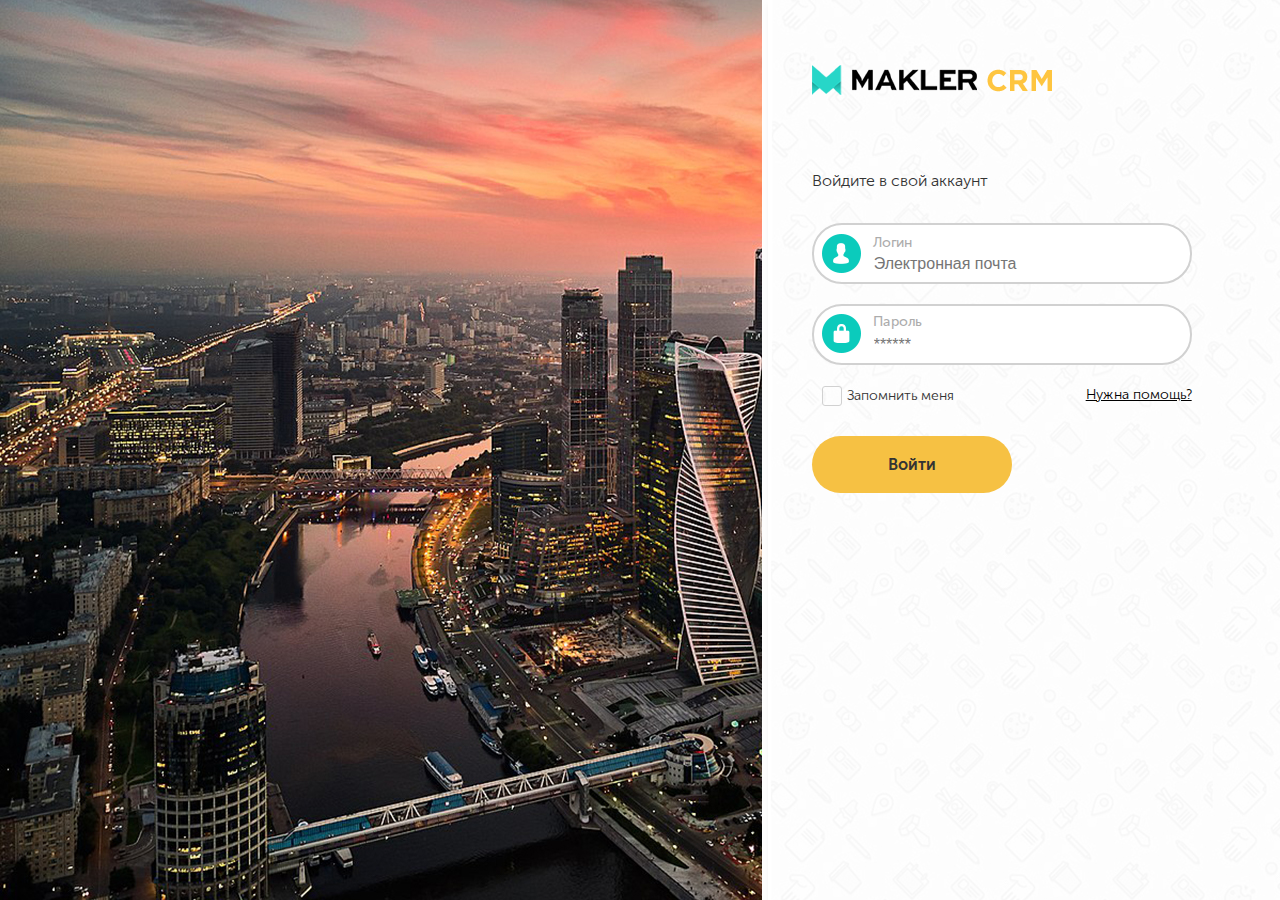
<file: input.html>
<!DOCTYPE html>
<html lang="ru">
<head>
	<meta charset="utf-8">
    <meta http-equiv="X-UA-Compatible" content="IE=edge">
    <meta name="viewport" content="width=device-width, initial-scale=1">
	
	<link rel="shortcut icon" href="img/favicon.ico" type="image/x-icon">
	<link rel="stylesheet" href="https://use.fontawesome.com/releases/v5.0.13/css/all.css">
	<link rel="stylesheet" type="text/css" href="css/bootstrap.min.css">
	<link rel="stylesheet" type="text/css" href="css/animate.css">
	<link rel="stylesheet" type="text/css" href="css/style.css">
	
	<title>Makler CRM</title>
</head>
<body class="body-input">

	<main class="main-input">
		<div class="container-fluid" style="overflow: hidden; height: 100%;">
			<div class="row">
				<div class="col-md-7"></div>			
				<div class="col-md-5">				
					<div class="main-input-block">					
						<a href="index.html" class="logo logo-input">	
							<img src="img/logo-black.png" alt="Makler" class="logo-img">
						</a>
						<form class="form form-input">
							<p class="form-input_text">
								Войдите в свой аккаунт
							</p>
							<img src="img/profile.png" alt="" class="form-input-img form-input-img1">
							<span class="form-input_desc form-input_desc1">Логин</span>
							<input type="text" name="Login" class="form-input_input" required="" placeholder="Электронная почта">
							<img src="img/padlock.png" alt="" class="form-input-img form-input-img2">
							<span class="form-input_desc form-input_desc2">Пароль</span>
							<input type="password" name="Password" class="form-input_input" required="" placeholder="******">
							<div class="row">
								<div class="col-xs-6">
									<input type="checkbox" name="save" class="form-input_checkbox" id="2">
									<label for="2" class="form-input_label">
										Запомнить меня
									</label>
								</div>
								<div class="col-xs-6">
									<a href="#" class="help">
										Нужна помощь?
									</a>
								</div>
							</div>
							<button class="form-input_btn" type="submit">Войти</button>
						</form>					
					</div>
					<div class="abc">
						<img src="img/input-bg2.jpg" alt="" class="main-input-right">
					</div>
				</div>
			</div>
		</div>
	</main>
	

	<script type="text/javascript" src="js/jQueryv3.3.1.js"></script>
	<script type="text/javascript" src="js/bootstrap.min.js"></script>
	<script type="text/javascript" src="js/jquery.spincrement.min.js"></script>
	<script type="text/javascript" src="js/maskedinput.js"></script>
	<script type="text/javascript" src="js/jquery.nicescroll.min.js"></script>
	<script type="text/javascript" src="js/script.js"></script>


</body>
</html>
</file>
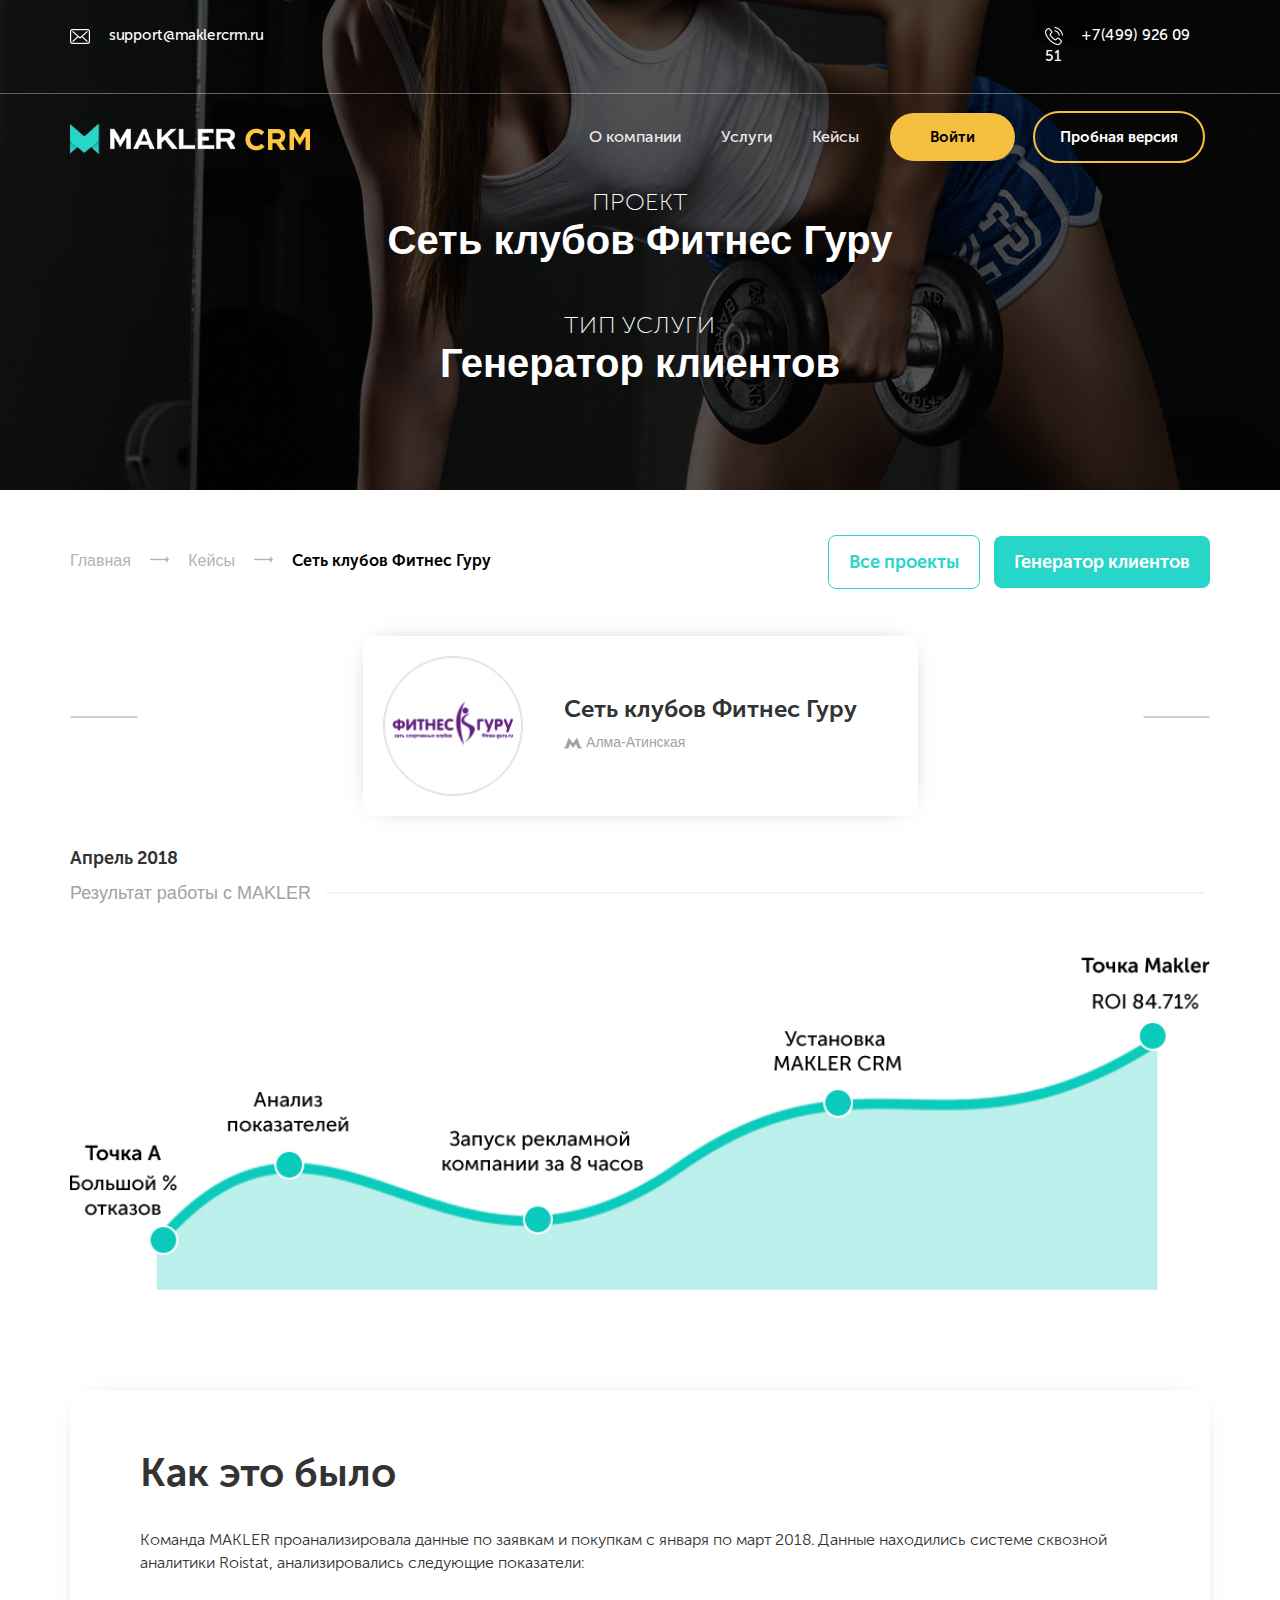
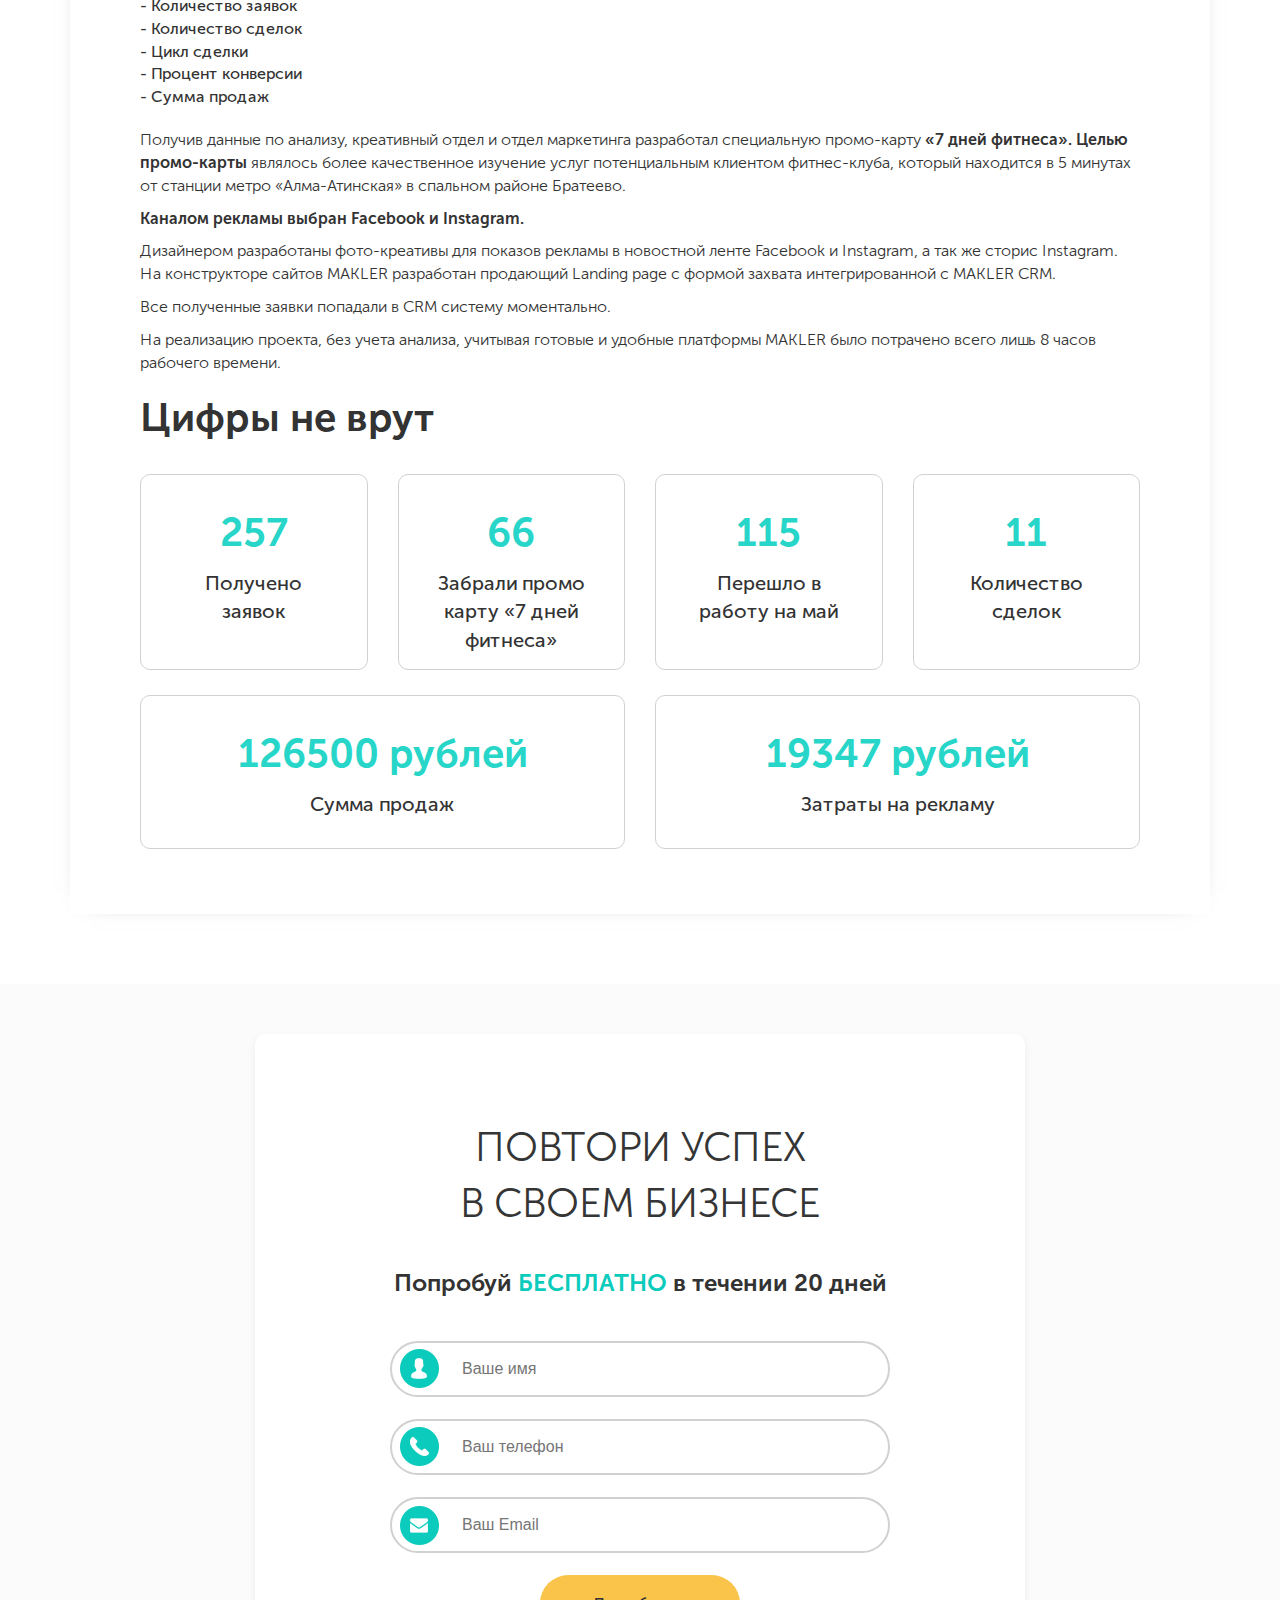
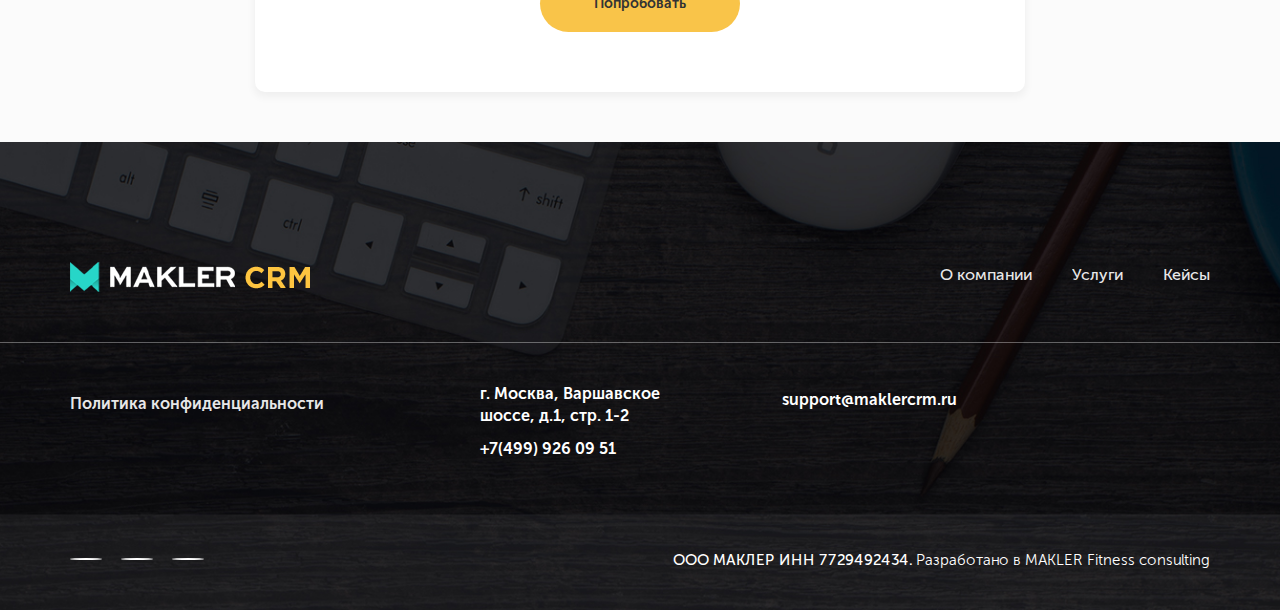
<file: project.html>
<!DOCTYPE html>
<html lang="ru">
<head>
	<meta charset="utf-8">
    <meta http-equiv="X-UA-Compatible" content="IE=edge">
    <meta name="viewport" content="width=device-width, initial-scale=1">
	
	<link rel="shortcut icon" href="img/favicon.ico" type="image/x-icon">
	<link rel="stylesheet" href="https://use.fontawesome.com/releases/v5.0.13/css/all.css" integrity="sha384-DNOHZ68U8hZfKXOrtjWvjxusGo9WQnrNx2sqG0tfsghAvtVlRW3tvkXWZh58N9jp" crossorigin="anonymous">
	<link rel="stylesheet" type="text/css" href="css/bootstrap.min.css">
	<link rel="stylesheet" type="text/css" href="css/animate.css">
	<link rel="stylesheet" type="text/css" href="css/style.css">
	
	<title>Makler CRM</title>
</head>
<body class="body">
	
	<header class="header header-project">	  	
		<div class="container">
			<div class="row">
				<div class="col-xs-6 col-md-3">
					<p class="mail">
						<img src="img/envelope.png" alt="" class="mail-img">
						support@maklercrm.ru 
					</p>
				</div>
				<div class="col-xs-0 col-md-7"></div>
				<div class="col-xs-6 col-md-2">
					<a href="tel:+74999260951" class="phone">
						<img src="img/phone-call.png" alt="" class="phone-img">
						+7(499) 926 09 51 
					</a>
				</div>
			</div>
		</div>
		<div class="line-gray-t"></div>
		<div class="container">
			<div class="row">
				<div class="col-xs-8 col-md-3 col-lg-3">
					<a href="index.html" class="logo">	
						<img src="img/logo.png" alt="Makler" class="logo-img">
					</a>
				</div>
				<div class="col-xs-4 col-md-0 col-lg-1">
					<div class="burger-block">
						<span class="burger"></span>
						<span class="burger"></span>
						<span class="burger"></span>
					</div>
				</div>
				<div class="col-xs-12 col-md-9 col-lg-8">					
					<div class="menu-m">		
							<a href="input.html" class="login__link login__link-input">
								Войти
							</a>
							<a href="#" class="login__link login__link-free" data-toggle="modal" data-target="#Mymodal1">
								Пробная версия
							</a>						
							<a href="#" class="menu-m_close">
								<img src="img/close.png" alt="" class="menu-m_close-img">
							</a>
							
						<nav id="menu-m">
							<ul class="menu-mobile">
								<li class="menu__item">
									<a href="index.html#ex11" class="menu__link">
										О компании
									</a>
								</li>
								<li class="menu__item">
									<a href="index.html#ex2" class="menu__link">
										Услуги
									</a>
								</li>
								<li class="menu__item">
									<a href="index.html#ex3" class="menu__link">
										Кейсы
									</a>
								</li>
								<!-- <li class="menu__item menu__item-swipe-m">
									<a href="#ex4" class="menu__link">
										Партнерам
									</a>
								</li>	 -->			
							</ul>
						</nav>

						<p class="menu-mobile_text">
							Юридический адрес  <br>
							Москва
						</p>

						<ul class="social social-m">
							<li class="social__item social__item-m">
								<a href="#" class="social__link">
									<i class="fab fa-facebook-f"></i>
								</a>
							</li>
							<li class="social__item social__item-m">
								<a href="#" class="social__link">
									<i class="fab fa-vk"></i>
								</a>
							</li>							
							<li class="social__item social__item-m">
								<a href="#" class="social__link">
									<i class="fab fa-instagram"></i>
								</a>
							</li>
						</ul>
						<p class="menu-mobile_text2">
							ООО МАКЛЕР ИНН 7729492434. <br>
							Разработано в MAKLER Fitness consulting 
						</p>
					</div>
					<nav id="menu">
						<ul class="menu menu-d menu-desktop">
							<li class="menu__item">
								<a href="index.html" class="menu__link">
									О компании
								</a>
							</li>
							<li class="menu__item">
								<a href="services.html" class="menu__link">
									Услуги
								</a>
							</li>
							<li class="menu__item">
								<a href="project.html" class="menu__link">
									Кейсы
								</a>
							</li>
							<!-- <li class="menu__item menu__item-swipe">
								<a href="#ex4" class="menu__link">
									Партнерам
								</a>
							</li>		 -->			
							<li class="login__item">
								<a href="input.html" class="login__link login__link-input">
									Войти
								</a>
							</li>
							<li class="login__item">
								<a href="#" class="login__link login__link-free" data-toggle="modal" data-target="#Mymodal1">
									Пробная версия
								</a>
							</li>
					</ul>
					</nav>
				</div>
			</div>
			<div class="row">
				<div class="col-md-12">
					<ul class="project-menu hidden-lg hidden-md">
						<li class="project-menu_item">
							<a href="#" class="project-menu_item-prev">
								<img src="img/arrows-left.png" alt="">
							</a>
						</li>
						<li class="project-menu_item">
							<a href="#" class="project-menu_link project-menu_link1">
								Все проекты
							</a>
						</li>
						<li class="project-menu_item">
							<a href="#" class="project-menu_link project-menu_link2">
								Генератор клиентов
							</a>
						</li>
					</ul>
					<h2 class="project-title">
						<span>Проект</span><br>
						Сеть клубов Фитнес Гуру
					</h2>
					<h2 class="project-title">
						<span>Тип услуги</span><br>
						Генератор клиентов
					</h2>
				</div>
			</div>
		</div>
	</header>

<section class="project-main">
	<div class="container">
		<div class="row">
			<div class="col-md-6 col-lg-5 hidden-xs hidden-sm">
				<div class="chits">
					<a href="index.html" class="chit_link">
						Главная
					</a>
					<img src="img/arrows.png" alt="" class="arrow">
					<a href="#" class="chit_link">
						Кейсы
					</a>
					<img src="img/arrows.png" alt="" class="arrow">
					<a href="project.html" class="chit_link chit_link-active">
						Сеть клубов Фитнес Гуру
					</a>
				</div>
			</div>
			<div class="col-md-0 col-lg-2"></div>
			<div class="col-md-6 col-lg-5">
				<ul class="project-menu hidden-xs hidden-sm">
					<li class="project-menu_item">
						<a href="#" class="project-menu_link project-menu_link1">
							Все проекты
						</a>
					</li>
					<li class="project-menu_item">
						<a href="#" class="project-menu_link project-menu_link2">
							Генератор клиентов
						</a>
					</li>
				</ul>
			</div>
		</div>
		<div class="row">
			<div class="col-md-1">
				<a href="#" class="arrow-link arrow-link-left">
					<i class="fas fa-long-arrow-alt-left"></i>
				</a>
				<a href="#" class="arrow-link arrow-link-right hidden-lg hidden-md">
					<i class="fas fa-long-arrow-alt-right"></i>
				</a>
			</div>
			<div class="col-md-2"></div>
			<div class="col-md-6">
				<div class="club-item">
					<div class="row">
						<div class="col-xs-4">
							<img src="img/fg.jpg" alt="" class="club-item-img">
						</div>
						<div class="col-xs-8">
							<h3 class="club-item_title">
								Сеть клубов Фитнес Гуру
							</h3>
							<p class="club-item_desc">
								<img src="img/metro.png" alt="">
								Алма-Атинская
							</p>
						</div>
					</div>
				</div>
			</div>
			<div class="col-md-2"></div>
			<div class="col-md-1">
				<a href="#" class="arrow-link hidden-xs hidden-sm">
					<i class="fas fa-long-arrow-alt-right"></i>
				</a>
			</div>
		</div>
		<div class="row">
			<div class="col-md-12">
				<p class="project-date">
					Апрель 2018
				</p>
				<p class="project-resault">
					Результат работы с MAKLER
				</p>
				<div class="project-line-gray"></div>				
				<div class="chart-block-project hidden-xs">
					<img src="img/project-chart.jpg" alt="" class="project-chart">
				</div>
				<div class="chart-block-project hidden-sm hidden-md hidden-lg">
					<img src="img/chart1-m.png" alt="" class="project-chart">
					<ul class="chart-block-project_list">
						<li class="chart-block-project_item">
							<span class="chart-block-project_item-number">1</span>
							<span class="chart-block-project_item-span">Точка А</span>
							Большой % отказов
						</li>
						<li class="chart-block-project_item">
							<span class="chart-block-project_item-number">2</span>							
							Анализ показателей 
						</li>
						<li class="chart-block-project_item">
							<span class="chart-block-project_item-number chart-block-project_item-number3">3</span>							
							<p class="chart-block-project_item_p">Запуск рекламной компании за 8 часов</p>
						</li>
						<li class="chart-block-project_item">
							<span class="chart-block-project_item-number">4</span>							
							Установка MAKLER CRM
						</li>
						<li class="chart-block-project_item">
							<span class="chart-block-project_item-number">5</span>
							<span class="chart-block-project_item-span">Точка Makler</span>
							ROI 84.71%
						</li>
					</ul>
				</div>
			</div>
		</div>
		<div class="row">
			<div class="col-md-12">
				<div class="project-block">
					<h3 class="project-block_title">
						Как это было
					</h3>
					<p class="project-block_text">
						Команда MAKLER проанализировала данные по заявкам и покупкам с января по март 2018.  Данные находились системе сквозной аналитики Roistat, анализировались следующие показатели:
					</p>
					<p class="project-block_list">
						- Количество заявок <br>
						- Количество сделок <br>
						- Цикл сделки <br>
						- Процент конверсии <br>
						- Сумма продаж 
					</p>
					<p class="project-block_text">
						Получив данные по анализу, креативный отдел и отдел маркетинга  разработал  специальную промо-карту <span>«7 дней фитнеса».</span>
						<span>Целью промо-карты</span> являлось более качественное изучение услуг потенциальным клиентом фитнес-клуба, который находится в 5 минутах от станции метро «Алма-Атинская» в спальном районе Братеево.
					</p>
					<p class="project-block_text">
						<span>Каналом рекламы выбран Facebook и  Instagram.</span>
					</p>
					<p class="project-block_text">
						Дизайнером разработаны фото-креативы для показов рекламы в новостной ленте Facebook и  Instagram, а так же сторис Instagram. 
						На конструкторе сайтов MAKLER  разработан продающий Landing page с формой захвата интегрированной с MAKLER CRM. 
					</p>
					<p class="project-block_text">
						Все полученные заявки попадали в CRM систему моментально. 
					</p>
					<p class="project-block_text">
						На реализацию проекта, без учета анализа, учитывая готовые и удобные платформы MAKLER было потрачено всего лишь 8 часов рабочего времени. 
					</p>
					<h3 class="project-block_title">
						Цифры не врут
					</h3>
					<div class="row counts" id="counts">
						<div class="col-xs-6 col-md-3">
							<div class="statistic-block">
								<h4 class="statistic-block_title spincrement">
									257
								</h4>
								<p class="statistic-block_desc">
									Получено
									заявок
								</p>
							</div>
						</div>
						<div class="col-xs-6 col-md-3">
							<div class="statistic-block">
								<h4 class="statistic-block_title spincrement">
									66
								</h4>
								<p class="statistic-block_desc">
									Забрали 
									промо карту  
									«7 дней фитнеса»
								</p>
							</div>
						</div>
						<div class="col-xs-6 col-md-3">
							<div class="statistic-block">
								<h4 class="statistic-block_title spincrement">
									115
								</h4>
								<p class="statistic-block_desc">
									Перешло 
									в работу на май
								</p>
							</div>
						</div>
						<div class="col-xs-6 col-md-3">
							<div class="statistic-block">
								<h4 class="statistic-block_title spincrement">
									11
								</h4>
								<p class="statistic-block_desc">
									Количество
									сделок
								</p>
							</div>
						</div>
						<div class="col-xs-12 col-md-6">
							<div class="statistic-block">
								<h4 class="statistic-block_title">
									<span class="spincrement">126500</span> рублей 
								</h4>
								<p class="statistic-block_desc statistic-block_desc2">
									Сумма продаж 
								</p>
							</div>
						</div>
						<div class="col-xs-12 col-md-6">
							<div class="statistic-block">
								<h4 class="statistic-block_title">
									<span class="spincrement">19347</span> рублей
								</h4>
								<p class="statistic-block_desc statistic-block_desc2">
									Затраты на рекламу
								</p>
							</div>
						</div>
					</div>
				</div>
			</div>
		</div>
	</div>
</section>

<section class="offer">
	<div class="container">
		<div class="col-md-12">
			<div class="block-form">
				<h4 class="block-form_title">
					Повтори успех <br>
					в своем бизнесе
				</h4>
				<p class="block-form_text">
					Попробуй <span>БЕСПЛАТНО</span> в течении 20 дней
				</p>
				<form class="form project-form">
					<div class="form-thank">Менеджер свяжется с вами в течении 15 минут!</div>
					<img src="img/input1.png" alt="" class="project-form-img project-form-img1">
					<input type="text" name="name" class="project-form_input" required="" placeholder="Ваше имя">
					<img src="img/input2.png" alt="" class="project-form-img project-form-img2">
					<input type="text" name="phone" class="project-form_input phone-masc" required="" placeholder="Ваш телефон">
					<img src="img/input3.png" alt="" class="project-form-img project-form-img3">
					<input type="email" name="email" class="project-form_input" required="" placeholder="Ваш Email">
					<button class="project-form_btn" type="submit">Попробовать</button>
				</form>
			</div>
		</div>
	</div>
</section>
	
<footer class="footer">
	<div class="container">
		<div class="row">
			<div class="col-md-3 col-lg-3">
				<a href="#" class="logo logo_down">	
						<img src="img/logo.png" alt="Makler" class="logo-img">
					</a>
			</div>
			<div class="col-md-3 col-lg-4"></div>
			<div class="col-md-6 col-lg-5">
				<ul class="menu menu-down menu-desktop">
							<li class="menu__item">
								<a href="index.html" class="menu__link">
									О компании
								</a>
							</li>
							<li class="menu__item">
								<a href="services.html" class="menu__link">
									Услуги
								</a>
							</li>
							<li class="menu__item">
								<a href="project.html" class="menu__link">
									Кейсы
								</a>
							</li>
							<!-- <li class="menu__item menu__item-swipe">
								<a href="#ex4" class="menu__link">
									Партнерам
								</a>
							</li>	 -->										
					</ul>
			</div>
		</div>
	</div>
	<div class="line-gray-t line-gray-t_footer"></div>
	<div class="container">
		<div class="row">
			<div class="col-md-3">
				<a href="#" class="config">
					Политика конфиденциальности
				</a>
			</div>
			<div class="col-md-9">
					<div class="information-block">
						<span class="information__icon">
							<i class="fas fa-map-marker-alt"></i>
						</span>
						<p class="information__desc" style="margin-top: 10px">
							<a href="#">
								г. Москва, Варшавское <br> шоссе, д.1, стр. 1-2
							</a>
						</p>
					</div>
					<div class="information-block">
						<span class="information__icon">
							<i class="fa fa-envelope" aria-hidden="true"></i>
						</span>
						<p class="information__desc information__desc-yellow">
							<a href="#">
								support@maklercrm.ru
							</a>
						</p>
					</div>
					<div class="information-block">
						<span class="information__icon">
							<i class="fa fa-phone" aria-hidden="true"></i>
						</span>
						<p class="information__desc">
							<a href="tel:+74999260951">
								+7(499) 926 09 51
							</a>
						</p>
					</div>
			</div>
		</div>
		<div class="row">
			<div class="col-md-3">
				<ul class="social">
					<li class="social__item">
						<a href="#" class="social__link">
							<i class="fab fa-facebook-f"></i>
						</a>
					</li>					
					<li class="social__item">
						<a href="#" class="social__link">
							<i class="fab fa-vk"></i>
						</a>
					</li>
					<li class="social__item">
						<a href="#" class="social__link">
							<i class="fab fa-instagram"></i>
						</a>
					</li>
				</ul>
			</div>
			<div class="col-md-3"></div>
			<div class="col-md-6">
				<p class="makler_decs">
					<span>ООО МАКЛЕР ИНН 7729492434.</span> Разработано в MAKLER Fitness consulting 
				</p>
			</div>
		</div>
	</div>
</footer>

<!-- Модальное окно -->
	<div class="modal fade bd-example-modal-md" id="Mymodal1"  tabindex="-1" role="dialog" aria-labelledby="mySmallModalLabel" aria-hidden="true">
	  <div class="modal-dialog modal-md">
	    <div class="modal-content">
	      <h2 class="modal-title">
	      	20 БЕСПЛАТНЫХ ДНЕЙ<br>
					ЭФФЕКТИВНОЙ РАБОТЫ
	      </h2>	      
	      <form class="modal_form form">
		      <div class="form-thank thanks-block-modal">
		      	<h4 class="thanks-block-modal_title">Спасибо</h4>
						Менеджер свяжется с вами<br> в течении 15 минут!
					</div>	
					<input type="hidden" name="" value="" class="input-hidden">
					<p class="modal-desc-input">Название проекта</p>
					<img src="img/modal-icon0.png" alt="" class="modal-icon modal-icon0">
	      	<input type="text" class="modal_input modal_input-down" name="name-project" placeholder="Название проекта" required="">
	      	<img src="img/modal-icon1.png" alt="" class="modal-icon modal-icon1">
	      	<input type="text" class="modal_input" name="name" placeholder="Ваше имя" required="">
					<img src="img/modal-icon2.png" alt="" class="modal-icon modal-icon2">
	      	<input type="text" class="modal_input phone-masc" name="phone" placeholder="Ваш телефон" required="">
					<img src="img/modal-icon3.png" alt="" class="modal-icon modal-icon3">
	      	<input type="email" class="modal_input" name="email" placeholder="Ваш Email" required="">
					<button class="modal_btn" type="submit">Начать сейчас</button>
	      </form>
	    </div>
	  </div>
	</div>
	

	<script type="text/javascript" src="js/jQueryv3.3.1.js"></script>
	<script type="text/javascript" src="js/bootstrap.min.js"></script>
	<script type="text/javascript" src="js/jquery.spincrement.min.js"></script>
	<script type="text/javascript" src="js/maskedinput.js"></script>
	<script type="text/javascript" src="js/jquery.nicescroll.min.js"></script>
	<script type="text/javascript" src="js/script.js"></script>


</body>
</html>
</file>
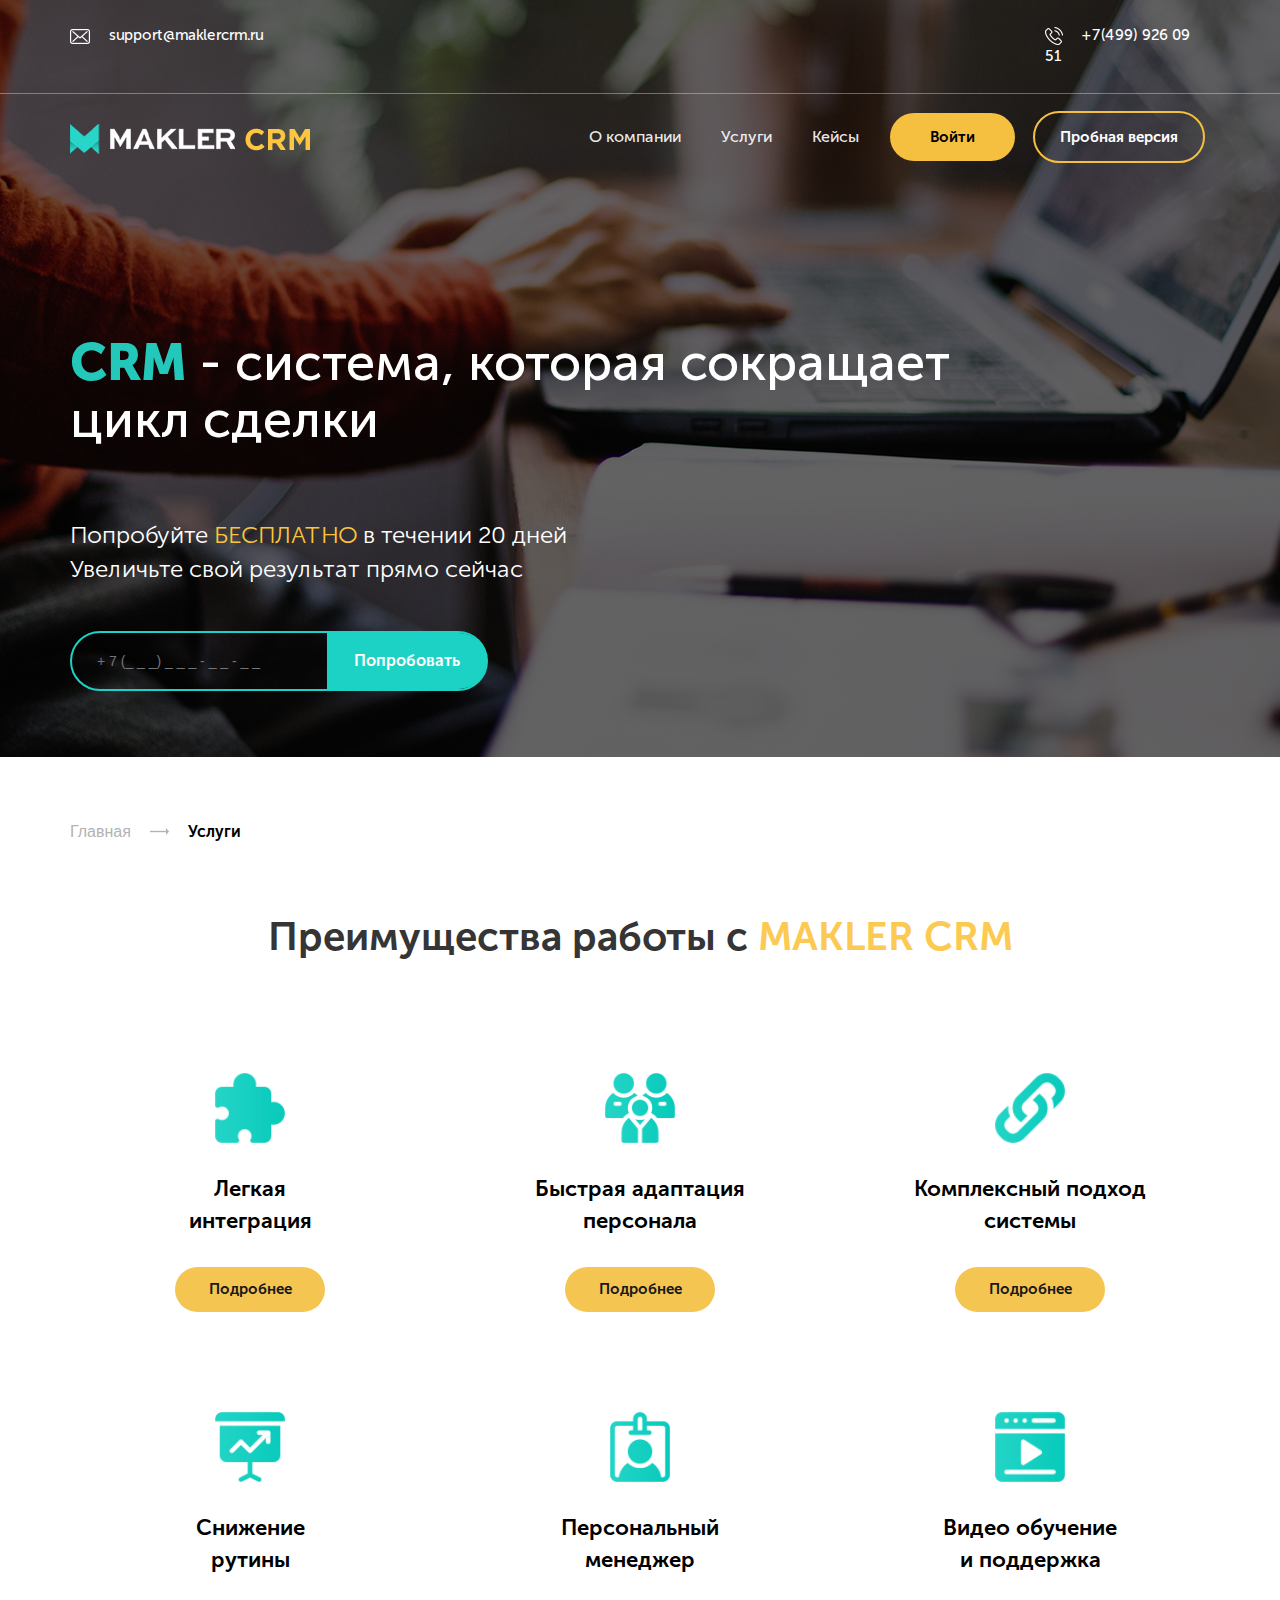
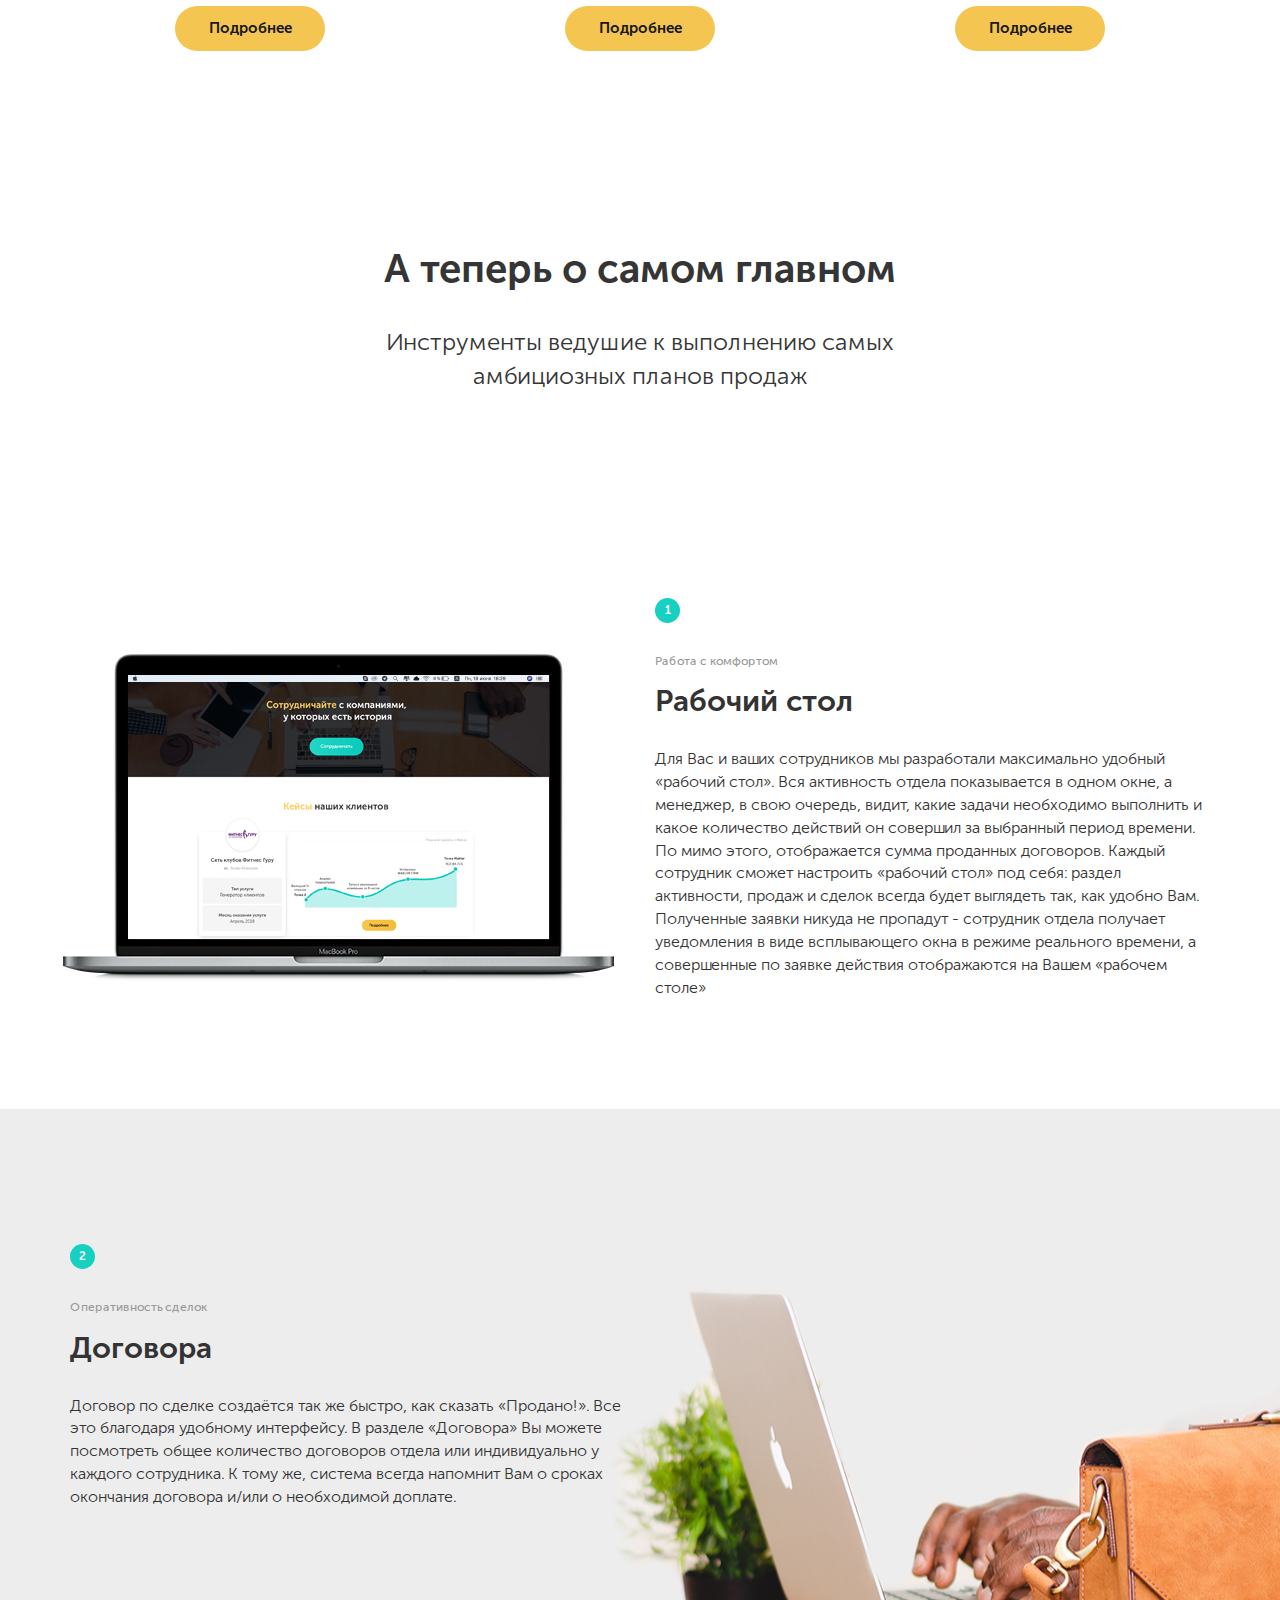
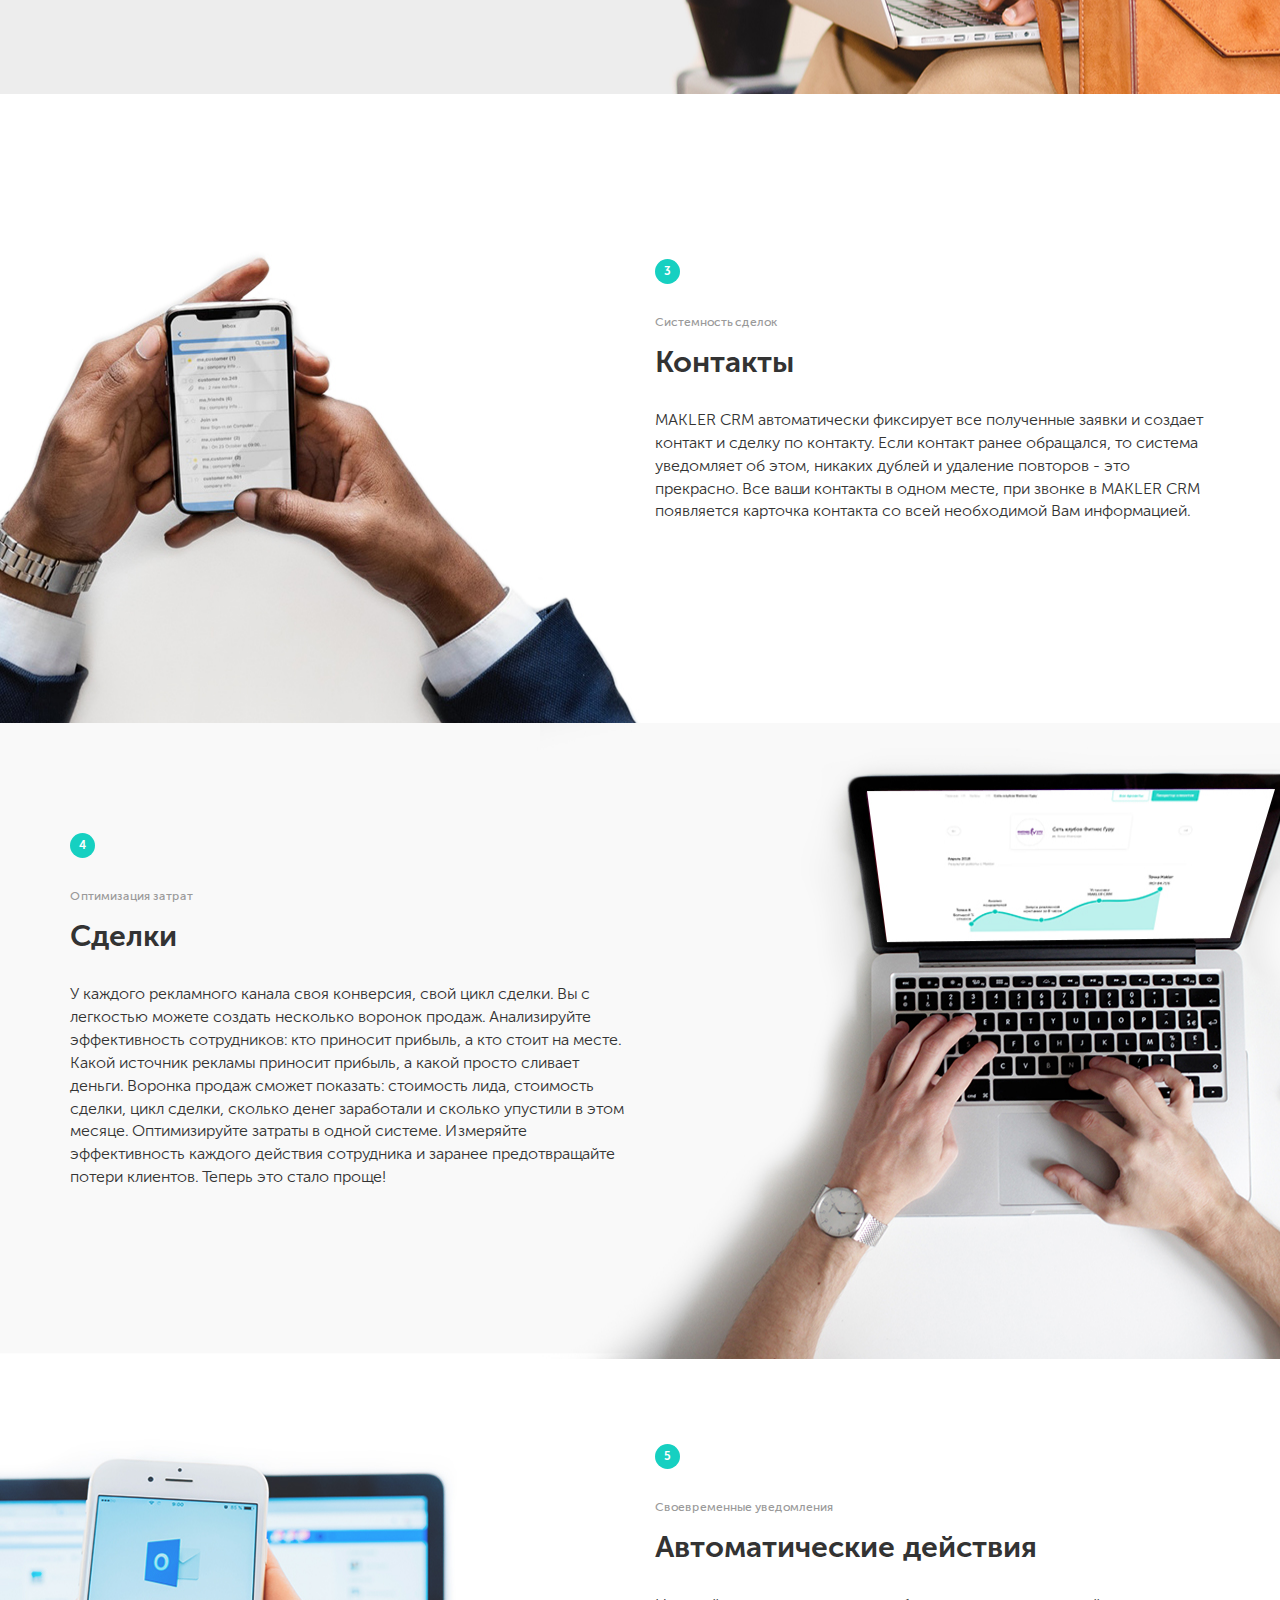
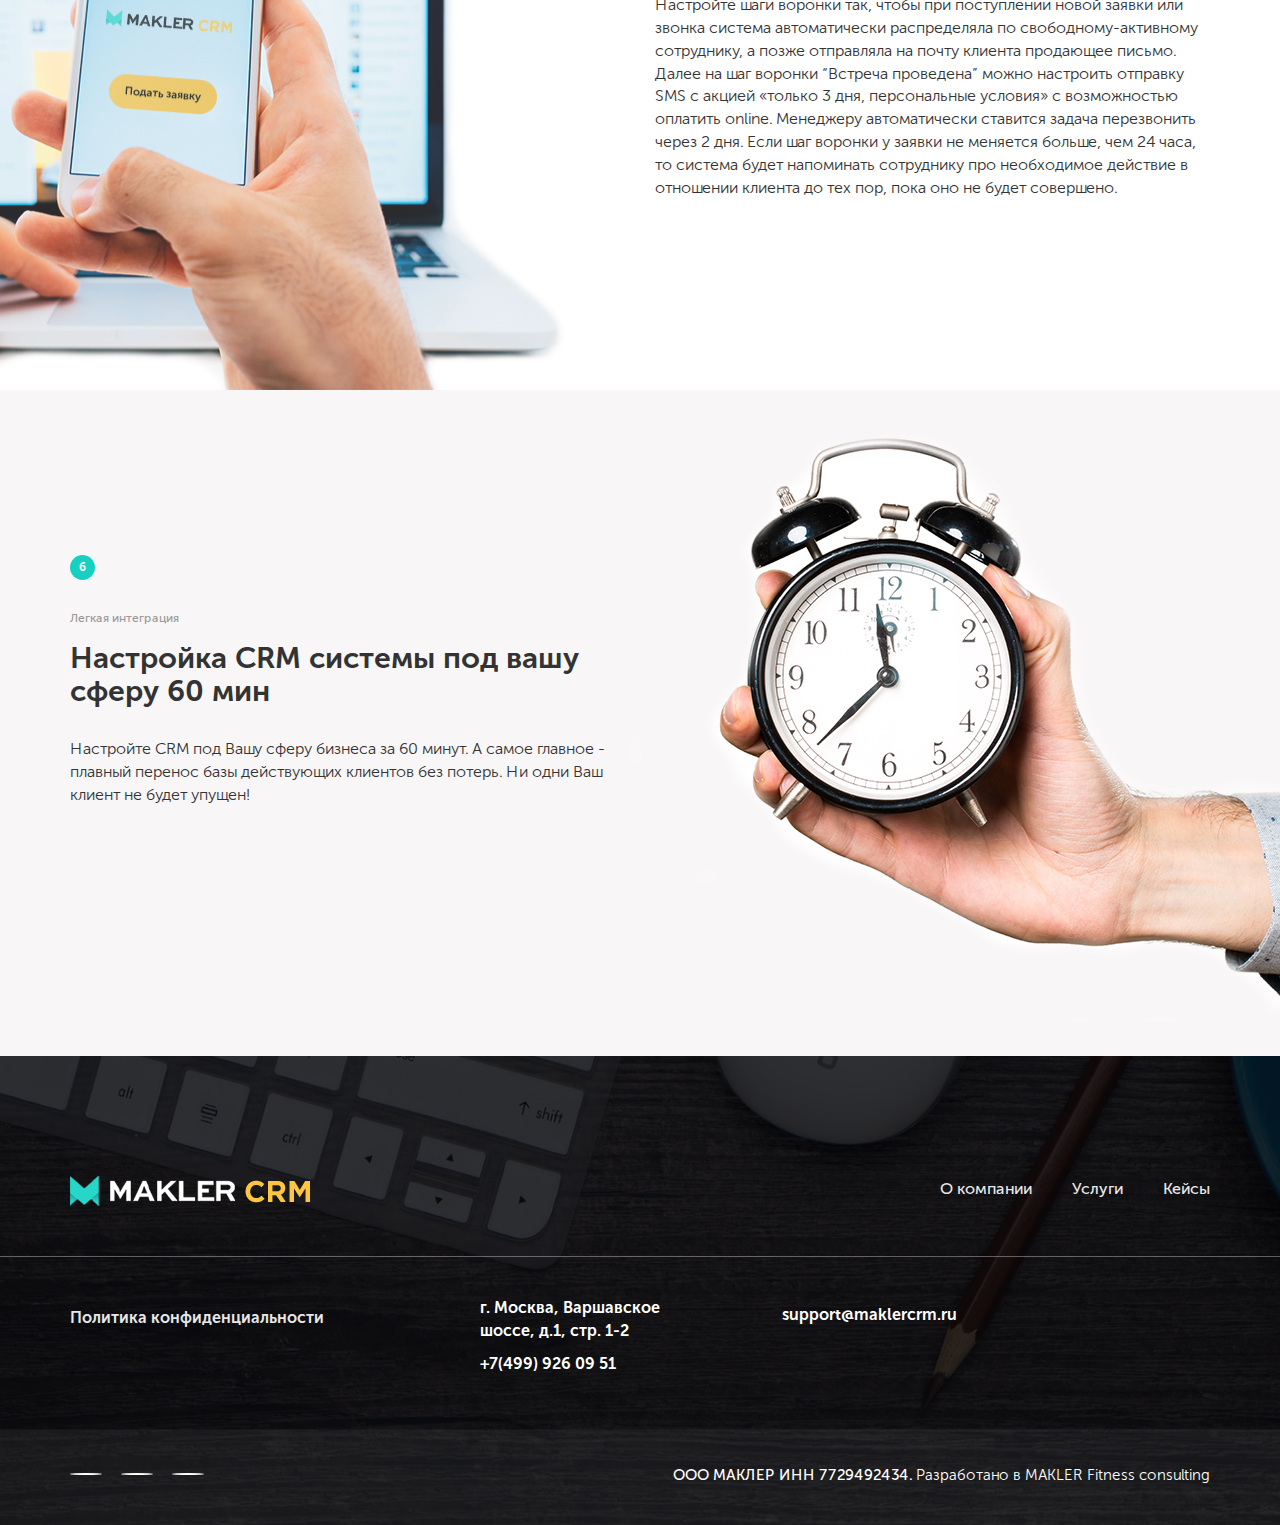
<file: services.html>
<!DOCTYPE html>
<html lang="ru">
<head>
	<meta charset="utf-8">
    <meta http-equiv="X-UA-Compatible" content="IE=edge">
    <meta name="viewport" content="width=device-width, initial-scale=1">
	
	<link rel="shortcut icon" href="img/favicon.ico" type="image/x-icon">
	<link rel="stylesheet" href="https://use.fontawesome.com/releases/v5.0.13/css/all.css" integrity="sha384-DNOHZ68U8hZfKXOrtjWvjxusGo9WQnrNx2sqG0tfsghAvtVlRW3tvkXWZh58N9jp" crossorigin="anonymous">
	<link rel="stylesheet" type="text/css" href="css/bootstrap.min.css">
	<link rel="stylesheet" type="text/css" href="css/animate.css">
	<link rel="stylesheet" type="text/css" href="css/style.css">
	
	<title>Makler CRM</title>
</head>
<body class="body">
	
	<header class="header header-services">	  	
		<div class="container">
			<div class="row">
				<div class="col-xs-6 col-md-3">
					<a href="" class="mail">
						<img src="img/envelope.png" alt="" class="mail-img">
						support@maklercrm.ru 
					</a>
				</div>
				<div class="col-xs-0 col-md-7"></div>
				<div class="col-xs-6 col-md-2">
					<a href="tel:+74999260951" class="phone">
						<img src="img/phone-call.png" alt="" class="phone-img">
						+7(499) 926 09 51 
					</a>
				</div>
			</div>
		</div>
		<div class="line-gray-t"></div>
		<div class="container">
			<div class="row">
				<div class="col-xs-8 col-md-3 col-lg-3">
					<a href="index.html" class="logo">	
						<img src="img/logo.png" alt="Makler" class="logo-img">
					</a>
				</div>
				<div class="col-xs-4 col-md-0 col-lg-1">
					<div class="burger-block">
						<span class="burger"></span>
						<span class="burger"></span>
						<span class="burger"></span>
					</div>
				</div>
				<div class="col-xs-12 col-md-9 col-lg-8">					
					<div class="menu-m">		
							<a href="input.html" class="login__link login__link-input">
								Войти
							</a>
							<a href="#" class="login__link login__link-free" data-toggle="modal" data-target="#Mymodal1">
								Пробная версия
							</a>						
							<a href="#" class="menu-m_close">
								<img src="img/close.png" alt="" class="menu-m_close-img">
							</a>
							
						<nav id="menu-m">
							<ul class="menu-mobile">
								<li class="menu__item">
									<a href="index.html#ex11" class="menu__link">
										О компании
									</a>
								</li>
								<li class="menu__item">
									<a href="index.html#ex2" class="menu__link">
										Услуги
									</a>
								</li>
								<li class="menu__item">
									<a href="index.html#ex3" class="menu__link">
										Кейсы
									</a>
								</li>
								<!-- <li class="menu__item menu__item-swipe-m">
									<a href="#ex4" class="menu__link">
										Партнерам
									</a>
								</li>	 -->			
							</ul>
						</nav>

						<p class="menu-mobile_text">
							Юридический адрес  <br>
							Москва
						</p>

						<ul class="social social-m">
							<li class="social__item social__item-m">
								<a href="#" class="social__link">
									<i class="fab fa-facebook-f"></i>
								</a>
							</li>
							<li class="social__item social__item-m">
								<a href="#" class="social__link">
									<i class="fab fa-vk"></i>
								</a>
							</li>							
							<li class="social__item social__item-m">
								<a href="#" class="social__link">
									<i class="fab fa-instagram"></i>
								</a>
							</li>
						</ul>
						<p class="menu-mobile_text2">
							ООО МАКЛЕР ИНН 7729492434. <br>
							Разработано в MAKLER Fitness consulting 
						</p>
					</div>
					<nav id="menu">
						<ul class="menu menu-d menu-desktop">
							<li class="menu__item">
								<a href="index.html#ex1" class="menu__link">
									О компании
								</a>
							</li>
							<li class="menu__item">
								<a href="index.html#ex2" class="menu__link">
									Услуги
								</a>
							</li>
							<li class="menu__item">
								<a href="index.html#ex3" class="menu__link">
									Кейсы
								</a>
							</li>
							<!-- <li class="menu__item menu__item-swipe">
								<a href="#ex4" class="menu__link">
									Партнерам
								</a>
							</li>	 -->				
							<li class="login__item">
								<a href="input.html" class="login__link login__link-input">
									Войти
								</a>
							</li>
							<li class="login__item">
								<a href="#" class="login__link login__link-free" data-toggle="modal" data-target="#Mymodal1">
									Пробная версия
								</a>
							</li>
						</ul>
					</nav>
				</div>
			</div>
			<div class="row">
				<div class="col-md-10">
					<h1 class="title">
						<span class="title-blue">CRM</span>
						- система, которая сокращает цикл сделки
					</h1>
					<p class="text1">
						Попробуйте <span>БЕСПЛАТНО</span> в течении 20 дней <br>
						Увеличьте свой результат прямо сейчас
					</p>	
					<form class="form header_form">
						<div class="form-thanks form-thank">Ваша заявка принята!</div>
						<input type="text" name="phone" required="" class="header_input phone-masc" placeholder="+ 7 (_ _ _) _ _ _ - _ _ - _ _   ">
						<button type="submit" class="header_btn">Попробовать</button>
					</form>	
				</div>
			</div>
		</div>
	</header>

<section class="advantage">
	<div class="container">
		<div class="row">
			<div class="col-md-6 col-lg-5 hidden-xs hidden-sm">
				<div class="chits">
					<a href="index.html" class="chit_link">
						Главная
					</a>
					<img src="img/arrows.png" alt="" class="arrow">
					<a href="services.html" class="chit_link chit_link-active">
						Услуги
					</a>
				</div>
			</div>
		</div>
		<div class="row">
			<div class="col-lg-12">
				<h2 class="title-section">
					Преимущества работы с <span>MAKLER CRM</span>
				</h2>
			</div>
		</div>
		<div class="row">
			<div class="col-md-4">
				<div href="#" class="advantage__item advantage__item1">
					<img src="img/puzzle.png" alt="" class="advantage-img">
					<h3 class="advantage__title">
						Легкая <br>
						интеграция
					</h3>
					<p class="advantage__text advantage__text1">
						Lorem ipsum dolor sit amet, consectetur adipisicing elit, sed do eiusmod tempor incididunt ut labore et dolore magna aliqua.
					</p>
					<a href="#" class="awaits-item_btn advantage__btn advantage__btn1">Подробнее</a>
				</div>
			</div>

			<div class="col-md-4">
				<div href="#" class="advantage__item advantage__item2">
					<img src="img/teamwork (1).png" alt="" class="advantage-img">
					<h3 class="advantage__title">
						Быстрая адаптация <br>
						персонала
					</h3>
					<p class="advantage__text advantage__text2">
						Lorem ipsum dolor sit amet, consectetur adipisicing elit, sed do eiusmod tempor incididunt ut labore et dolore magna aliqua.
					</p>
					<a href="#" class="awaits-item_btn advantage__btn advantage__btn2">Подробнее</a>
				</div>
			</div>

			<div class="col-md-4">
				<div href="#" class="advantage__item advantage__item3">
					<img src="img/link.png" alt="" class="advantage-img">
					<h3 class="advantage__title">
						Комплексный подход <br>
						системы
					</h3>
					<p class="advantage__text advantage__text3">
						Lorem ipsum dolor sit amet, consectetur adipisicing elit, sed do eiusmod tempor incididunt ut labore et dolore magna aliqua.
					</p>
					<a href="#" class="awaits-item_btn advantage__btn advantage__btn3">Подробнее</a>
				</div>
			</div>
		</div>
		<div class="row">
			<div class="col-md-4">
				<div href="#" class="advantage__item advantage__item4">
					<img src="img/presentation (1).png" alt="" class="advantage-img">
					<h3 class="advantage__title">
						Снижение <br>
						рутины
					</h3>
					<p class="advantage__text advantage__text4">
						Lorem ipsum dolor sit amet, consectetur adipisicing elit, sed do eiusmod tempor incididunt ut labore et dolore magna aliqua.
					</p>
					<a href="#" class="awaits-item_btn advantage__btn advantage__btn4">Подробнее</a>
				</div>
			</div>

			<div class="col-md-4">
				<div href="#" class="advantage__item advantage__item5">
					<img src="img/id-card (1).png" alt="" class="advantage-img">
					<h3 class="advantage__title">
						Персональный <br>
						менеджер
					</h3>
					<p class="advantage__text advantage__text5">
						Lorem ipsum dolor sit amet, consectetur adipisicing elit, sed do eiusmod tempor incididunt ut labore et dolore magna aliqua.
					</p>
					<a href="#" class="awaits-item_btn advantage__btn advantage__btn5">Подробнее</a>
				</div>
			</div>

			<div class="col-md-4">
				<div href="#" class="advantage__item advantage__item6">
					<img src="img/video-player.png" alt="" class="advantage-img">
					<h3 class="advantage__title">
						Видео обучение <br>
						и поддержка
					</h3>
					<p class="advantage__text advantage__text6">
						Lorem ipsum dolor sit amet, consectetur adipisicing elit, sed do eiusmod tempor incididunt ut labore et dolore magna aliqua.
					</p>
					<a href="#" class="awaits-item_btn advantage__btn advantage__btn6">Подробнее</a>
				</div>
			</div>
		</div>
	</div>
</section>

<section class="services">
	<h2 class="title-section">
		А теперь о самом главном
	</h2>
	<h3 class="desc-section">
		Инструменты ведушие к выполнению самых <br>
		амбициозных планов продаж 
	</h3>
	<section class="services_item services_item1">
		<div class="container">
			<div class="row">
				<div class="col-md-6 col-md-offset-6">
					<div class="services_item_number">
						1
					</div>
					<p class="services_item_desc">
						Работа с комфортом
					</p>
					<h4 class="services_item_title">
						Рабочий стол
					</h4>
					<p class="services_item_text">
						Для Вас и ваших сотрудников мы разработали максимально удобный «рабочий стол». Вся активность отдела показывается в одном окне, а менеджер, в свою очередь, видит, какие задачи необходимо выполнить и какое количество действий он совершил за выбранный период времени. По мимо этого, отображается сумма проданных договоров. Каждый сотрудник сможет настроить «рабочий стол» под себя: раздел активности, продаж и сделок всегда будет выглядеть так, как удобно Вам.
						Полученные заявки никуда не пропадут - сотрудник отдела получает уведомления в виде всплывающего окна в режиме реального времени, а совершенные по заявке действия отображаются на Вашем «рабочем столе»
					</p>
				</div>
			</div>
		</div>
	</section>

	<section class="services_item services_item2">
		<div class="container">
			<div class="row">
				<div class="col-md-6">
					<div class="services_item_number">
						2
					</div>
					<p class="services_item_desc">
						Оперативность сделок
					</p>
					<h4 class="services_item_title">
						Договора
					</h4>
					<p class="services_item_text">
						Договор по сделке создаётся так же быстро, как сказать «Продано!». Все это благодаря удобному интерфейсу. В разделе «Договора» Вы можете посмотреть общее количество договоров отдела или индивидуально у каждого сотрудника. К тому же, система всегда напомнит Вам о сроках окончания договора и/или о необходимой доплате.
					</p>
				</div>
			</div>
		</div>
	</section>

	<section class="services_item services_item3">
		<div class="container">
			<div class="row">
				<div class="col-md-6 col-md-offset-6">
					<div class="services_item_number">
						3
					</div>
					<p class="services_item_desc">
						Системность сделок
					</p>
					<h4 class="services_item_title">
						Контакты
					</h4>
					<p class="services_item_text">
						MAKLER CRM автоматически фиксирует все полученные заявки и создает контакт и сделку по контакту. Если контакт ранее обращался, то система уведомляет об этом, никаких дублей и удаление повторов - это прекрасно. Все ваши контакты в одном месте, при звонке в MAKLER CRM появляется карточка контакта со всей необходимой Вам информацией.
					</p>
				</div>
			</div>
		</div>
	</section>

	<section class="services_item services_item4">
		<div class="container">
			<div class="row">
				<div class="col-md-6">
					<div class="services_item_number">
						4
					</div>
					<p class="services_item_desc">
						Оптимизация затрат
					</p>
					<h4 class="services_item_title">
						Сделки
					</h4>
					<p class="services_item_text">
						У каждого рекламного канала своя конверсия, свой цикл сделки. Вы с легкостью можете создать несколько воронок продаж. Анализируйте эффективность сотрудников: кто приносит прибыль, а кто стоит на месте. Какой источник рекламы приносит прибыль, а какой просто сливает деньги. Воронка продаж сможет показать: стоимость лида, стоимость сделки, цикл сделки, сколько денег заработали и сколько упустили в этом месяце. Оптимизируйте затраты в одной системе. Измеряйте эффективность каждого действия сотрудника и заранее предотвращайте потери клиентов. Теперь это стало проще!
					</p>
				</div>
			</div>
		</div>
	</section>

	<section class="services_item services_item5">
		<div class="container">
			<div class="row">
				<div class="col-md-6 col-md-offset-6">
					<div class="services_item_number">
						5
					</div>
					<p class="services_item_desc">
						Своевременные уведомления
					</p>
					<h4 class="services_item_title">
						Автоматические действия
					</h4>
					<p class="services_item_text">
						Настройте шаги воронки так, чтобы при поступлении новой заявки или звонка система автоматически распределяла по свободному-активному сотруднику, а позже отправляла на почту клиента продающее письмо. Далее на шаг воронки “Встреча проведена” можно настроить отправку SMS с акцией «только 3 дня, персональные условия» с возможностью оплатить online. Менеджеру автоматически ставится задача перезвонить через 2 дня. Если шаг воронки у заявки не меняется больше, чем 24 часа, то система будет напоминать сотруднику про необходимое действие в отношении клиента до тех пор, пока оно не будет совершено.
					</p>
				</div>
			</div>
		</div>
	</section>

	<section class="services_item services_item6">
		<div class="container">
			<div class="row">
				<div class="col-md-6">
					<div class="services_item_number">
						6
					</div>
					<p class="services_item_desc">
						Легкая интеграция
					</p>
					<h4 class="services_item_title">
						Настройка CRM системы под 
						вашу сферу 60 мин
					</h4>
					<p class="services_item_text">
						Настройте CRM под Вашу сферу бизнеса за 60 минут. А самое главное - плавный перенос базы действующих клиентов без потерь. Ни одни Ваш клиент не будет упущен!
					</p>
				</div>
			</div>
		</div>
	</section>
</section>
	
<footer class="footer">
	<div class="container">
		<div class="row">
			<div class="col-md-3 col-lg-3">
				<a href="#" class="logo logo_down">	
						<img src="img/logo.png" alt="Makler" class="logo-img">
					</a>
			</div>
			<div class="col-md-3 col-lg-4"></div>
			<div class="col-md-6 col-lg-5">
				<ul class="menu menu-down menu-desktop">
							<li class="menu__item">
								<a href="index.html" class="menu__link">
									О компании
								</a>
							</li>
							<li class="menu__item menu__item-swipe">
								<a href="services.html" class="menu__link">
									Услуги
								</a>
							</li>
							<li class="menu__item">
								<a href="project.html" class="menu__link">
									Кейсы
								</a>
							</li>
							<!-- <li class="menu__item menu__item-swipe">
								<a href="#ex4" class="menu__link">
									Партнерам
								</a>
							</li>	 -->										
					</ul>
			</div>
		</div>
	</div>
	<div class="line-gray-t line-gray-t_footer"></div>
	<div class="container">
		<div class="row">
			<div class="col-md-3">
				<a href="#" class="config">
					Политика конфиденциальности
				</a>
			</div>
			<div class="col-md-9">
					<div class="information-block">
						<span class="information__icon">
							<i class="fas fa-map-marker-alt"></i>
						</span>
						<p class="information__desc" style="margin-top: 10px">
							<a href="#">
								г. Москва, Варшавское <br> шоссе, д.1, стр. 1-2
							</a>
						</p>
					</div>
					<div class="information-block">
						<span class="information__icon">
							<i class="fa fa-envelope" aria-hidden="true"></i>
						</span>
						<p class="information__desc information__desc-yellow">
							<a href="#">
								support@maklercrm.ru
							</a>
						</p>
					</div>
					<div class="information-block">
						<span class="information__icon">
							<i class="fa fa-phone" aria-hidden="true"></i>
						</span>
						<p class="information__desc">
							<a href="tel:+74999260951">
								+7(499) 926 09 51
							</a>
						</p>
					</div>
			</div>
		</div>
		<div class="row">
			<div class="col-md-3">
				<ul class="social">
					<li class="social__item">
						<a href="#" class="social__link">
							<i class="fab fa-facebook-f"></i>
						</a>
					</li>					
					<li class="social__item">
						<a href="#" class="social__link">
							<i class="fab fa-vk"></i>
						</a>
					</li>
					<li class="social__item">
						<a href="#" class="social__link">
							<i class="fab fa-instagram"></i>
						</a>
					</li>
				</ul>
			</div>
			<div class="col-md-3"></div>
			<div class="col-md-6">
				<p class="makler_decs">
					<span>ООО МАКЛЕР ИНН 7729492434.</span> Разработано в MAKLER Fitness consulting 
				</p>
			</div>
		</div>
	</div>
</footer>

<!-- Модальное окно -->
	<div class="modal fade bd-example-modal-md" id="Mymodal1"  tabindex="-1" role="dialog" aria-labelledby="mySmallModalLabel" aria-hidden="true">
	  <div class="modal-dialog modal-md">
	    <div class="modal-content">
	      <h2 class="modal-title">
	      	20 БЕСПЛАТНЫХ ДНЕЙ<br>
					ЭФФЕКТИВНОЙ РАБОТЫ
	      </h2>	      
	      <form class="modal_form form">
		      <div class="form-thank thanks-block-modal">
		      	<h4 class="thanks-block-modal_title">Спасибо</h4>
						Менеджер свяжется с вами<br> в течении 15 минут!
					</div>	
					<input type="hidden" name="" value="" class="input-hidden">
					<p class="modal-desc-input">Название проекта</p>
					<img src="img/modal-icon0.png" alt="" class="modal-icon modal-icon0">
	      	<input type="text" class="modal_input modal_input-down" name="name-project" placeholder="Название проекта" required="">
	      	<img src="img/modal-icon1.png" alt="" class="modal-icon modal-icon1">
	      	<input type="text" class="modal_input" name="name" placeholder="Ваше имя" required="">
					<img src="img/modal-icon2.png" alt="" class="modal-icon modal-icon2">
	      	<input type="text" class="modal_input phone-masc" name="phone" placeholder="Ваш телефон" required="">
					<img src="img/modal-icon3.png" alt="" class="modal-icon modal-icon3">
	      	<input type="email" class="modal_input" name="email" placeholder="Ваш Email" required="">
					<button class="modal_btn" type="submit">Начать сейчас</button>
	      </form>
	    </div>
	  </div>
	</div>
	<div id="counts"></div>

	<script type="text/javascript" src="js/jQueryv3.3.1.js"></script>
	<script type="text/javascript" src="js/bootstrap.min.js"></script>
	<script type="text/javascript" src="js/jquery.spincrement.min.js"></script>
	<script type="text/javascript" src="js/maskedinput.js"></script>
	<script type="text/javascript" src="js/jquery.nicescroll.min.js"></script>
	<script type="text/javascript" src="js/script.js"></script>


</body>
</html>
</file>
<file: css/style.css>
@import url('https://fonts.googleapis.com/css?family=Noto+Sans:400,700&subset=cyrillic');
/*font-family: 'Noto Sans'cas, sans-serif;*/
@font-face {
	font-family: "MuseoSansCyrl100"; 
	src: url("../fonts/MuseoSansCyrl100.ttf") format("truetype"); 
	font-style: normal; 
	font-weight: normal; 
} 
@font-face {
	font-family: "MuseoSansCyrl300"; 
	src: url("../fonts/MuseoSansCyrl300.ttf") format("truetype"); 
	font-style: normal; 
	font-weight: normal; 
} 
@font-face {
	font-family: "MuseoSansCyrl500"; 
	src: url("../fonts/MuseoSansCyrl500.ttf") format("truetype"); 
	font-style: normal; 
	font-weight: normal; 
} 
@font-face {
	font-family: "MuseoSansCyrl700"; 
	src: url("../fonts/MuseoSansCyrl700.otf") format("truetype"); 
	font-style: normal; 
	font-weight: normal; 
} 
@font-face {
	font-family: "MuseoSansCyrl900"; 
	src: url("../fonts/MuseoSansCyrl900.otf") format("truetype"); 
	font-style: normal; 
	font-weight: normal; 
} 

ul, li{
	margin: 0;
	padding: 0;
	text-decoration: none;
	list-style: none;
}

li{
	display: inline-block;
}

/*------header------*/
#ascrail2000{
	border: 1px solid #d1d1d1;
	border-radius: 10px;
	padding-left: 10px;
}

.burger-block{
	display: none;
}

.menu-m{
	display: none;
}

.menu-d{
	text-align: right;
}

.history-m{
	display: none;
}

.line-gray-t{
	height: 1px;
	background: rgba(255, 255, 255, 0.35);
	margin-bottom: 30px;
}

.form-thank{
	background: #1cd2c4;
	position: absolute;
	top: 0;
	bottom: 0;
	left: 0;
	right: 0;
	border-radius: 20px;
	padding: 10px;
	text-align: center;
	z-index: 999;
	font-size: 20px;
	font-weight: 700;
	display: none;
}

.header{
	background-size: cover;
	padding-top: 25px;
	padding-bottom: 190px;
	color: #fff;
	position: relative;
}

.video{
	position: absolute;
	top: 0;
	left: 0;
	right: 0;
	bottom: 0;
	z-index: -3;
}

.black-block{
	background: rgba(0, 0, 0, 0.75);
	position: absolute;
	z-index: -2;
	top: 0;
	left: 0;
	right: 0;
	bottom: 0;
}

.mail, .phone{
	font-family: "MuseoSansCyrl500"; 
	font-size: 15px;
	margin-bottom: 25px;
	display: block;
	color: #fff;
}

.mail-img, .phone-img{
	margin-right: 15px;
}

.video-block{
	overflow: hidden;
	position: absolute;
	top: 0;
	left: 0;
	right: 0;
	bottom: 0;
}

.phone{
	color: #fff;
}

.phone:hover{
	color: #fbcc5c;
	text-decoration: none;
}
.phone:focus{
	color: #fff;
	text-decoration: none;
}

.mail:hover{
	color: #fbcc5c;
	text-decoration: none;
}
.mail:focus{
	color: #fff;
	text-decoration: none;
}

.menu__item{
	margin: 0 18px;
}

.menu__item:first-child{
	margin: 0;
	margin-right: 18px;
}

.menu__link{
	color: #fff;
	font-family: "MuseoSansCyrl500";
	font-size: 16px;
	line-height: 26px;
	opacity: 0.9;
}

.menu__link:hover{
	color: #fbcc5c;
	text-decoration: none;
	opacity: 1;
}

.menu__link:focus{
	color: #fff;
	text-decoration: none;
}

.login__item{
	margin-left: 9px;
	margin-right: 5px;
}

.login__link{
	font-family: "MuseoSansCyrl700";
	font-size: 15px;
	color: #fff;
	
	border-radius: 40px;
}

.login__link-input{
	background: #f5bf40;
	color: #000;
	padding: 15px 40px;
}

.login__link-input:hover, .login__link-input:focus{
	color: #000;
	text-decoration: none;
}

.login__link-free{
	border: 2px solid #f5bf40;
	padding: 15px 25px;
}

.login__link-free:hover, .login__link-free:focus{
	color: #fff; 
	text-decoration: none;
}

.logo{
	display: block;
}

.title{
	margin-top: 180px;
	font-size: 52px;
	font-family: "MuseoSansCyrl500";
	margin-bottom: 100px;
}

.title-blue{
	color: #24c8bb;
	font-family: "MuseoSansCyrl900";
	text-transform: uppercase;
}

.title-bold{
	font-size: 58px;
	font-family: "MuseoSansCyrl900";
}

.text1{
	font-family: "MuseoSansCyrl300";
	font-size: 24px;
	line-height: 34px;
	margin-bottom: 45px;
	width: 510px;
}

.text1 span{
	color: #fec439;
}

.header_form{
	position: relative;
	border: 2px solid #1cd2c4;
	border-radius: 40px;
	display: inline-block;
}

.header_input{
	background: none;
	border: 0;
	padding-left: 25px;
	line-height: 50px;
	width: 200px;
	outline: none;
}

.header_input:invalid{
    box-shadow:none;
}

.header_btn{
	font-family: "MuseoSansCyrl700";
	background: #1cd2c4;
	border: 0;
	line-height: 54px;
	border-radius: 0 40px 40px 0;
	margin-left: 50px;
	width: 160px;
	position: relative;
	right: -1px;
	font-size: 16px;
}

.header-play_img{
	margin-top: 180px;
}

/*------end-header------*/

/*------awaits------*/

.awaits{
	padding-top: 110px;
	padding-bottom: 100px;
	background: #fbfbfb;
}

.title-section{
	font-family: "MuseoSansCyrl700";
	font-size: 40px;
	color: #353535;
	text-align: center;
	margin-bottom: 90px;
}

.title-section span{
	color: #fcca52;
}

.new-line{
	display: block;
}

.awaits-item{
	border-radius: 20px;
	background: #fff;
	padding: 20px 10px;
	-webkit-box-shadow: 0px 11px 27px -16px rgba(0,0,0,0.75);
	-moz-box-shadow: 0px 11px 27px -16px rgba(0,0,0,0.75);
	box-shadow: 0px 11px 27px -16px rgba(0,0,0,0.75);
	margin-bottom: 40px;
	text-align: center;
	height: 290px;
}

.awaits-item_img{
	margin-bottom: 20px;
}

.awaits-item_title{
	font-family: "MuseoSansCyrl700";
	color: #182a38;
	font-size: 24px;
	margin-bottom: 25px;
}

.awaits-item_btn{
	display: block;
	width: 150px;
	background: #f5bf40;
	border-radius: 25px;
	color: #000;
	margin: 0 auto;
	line-height: 45px;
	font-family: "MuseoSansCyrl700";
	font-size: 15px;
	text-align: center;
	opacity: 0.9;
}

.awaits-item_btn:hover{
	color: #000;
	text-decoration: none;
	opacity: 1;
}

.awaits-item_btn:focus{
	color: #000;
	text-decoration: none;
}

.readiness{
	color: #858585;
	font-family: "MuseoSansCyrl500";
	font-size: 18px;
}

/*------end-awaits------*/

/*------history------*/

.history{
	padding-top: 100px;
	padding-bottom: 90px;
}

.step{
	display: block;
}

.step:focus, .step:hover{
	text-decoration: none;
	outline: none;
}

.step-number{
	background: url(../img/btn-ellips.png) center no-repeat;
	display: inline-block;
	width: 75px;
	line-height: 75px;
	text-align: center;
	color: #a2a2a2;
	font-family: "MuseoSansCyrl700";
	font-size: 24px;
	margin-right: 9px;
	margin-bottom: 20px;
}

.step-title{
	display: inline-block;
	font-family: "MuseoSansCyrl700";
	font-size: 18px;
	color: #353535;
	vertical-align: middle;
	margin-bottom: 5px;
}

.step-line{
	display: inline-block;
	height: 2px;
	vertical-align: middle;
	margin-left: 30px;
	margin-top: -4px;
}

.active .step-line{
	background: #fcca52;
}

.active .step-number{
	background: url(../img/btn-ellips-active.png) center no-repeat;
	width: 75px;
	line-height: 75px;
	color: #000;
}

.active .step-title{
	color: #fcca52;
}

.history-block{
	border-radius: 10px;
  box-shadow: 0px 0px 8.19px 0.81px rgba(0, 0, 0, 0.1);
}

.history-block2, .history-block3, .history-block4, .history-block5, .history-block6{
	display: none;
}

.history-block{
	padding-top: 65px;
	padding-bottom: 30px;
	padding-left: 30px;
	padding-right: 30px;
	margin-left: 35px;
}

.history-block1{
	background: url(../img/block1.jpg)left top no-repeat;
	padding-top: 35px;	
}

.history-block_name{
	color: #fff;
	font-family: "MuseoSansCyrl500";
	font-size: 14px;
	margin-left: 200px;
	margin-bottom: 15px;
	line-height: 20px;
	padding-right: 300px;
	margin-top: 0;	
}

.history-block_name span{
	font-family: "MuseoSansCyrl700";
	margin-bottom: 10px;
	display: inline-block;
	font-size: 24px;
}

.history-block_desc{
	position: relative;
	margin-left: 250px;
	font-family: "MuseoSansCyrl500";
	font-size: 16px;
	margin-bottom: 30px;
	background: #fff;
	padding-left: 50px;
	padding-right: 29px;
	padding-top: 20px;
	padding-bottom: 20px;
	border-width: 3px;
  border-color: rgb(15, 205, 190);
  border-style: solid;
  border-radius: 30px;
}

.history-block_desc_img{
	position: absolute;
	left: 22px;
	top: 26px;
}

.history-block_text{
	font-family: "MuseoSansCyrl500";
	font-size: 16px;
	line-height: 24px;
	color: #000;
}

.history-block_text3{
	display: inline-block;
	line-height: 22px;
	margin-bottom: 25px;
	margin-top: 10px;
}

.history-block_text_green{
	font-size: 16px;
	color: #21d4c6;
	font-family: "MuseoSansCyrl900";
	vertical-align: 25px;
	margin-right: 10px;
}

.tab{
	display: inline-block;
	margin-left: 35px;
	margin-top: 5px;
	margin-bottom: 5px;
}

.history-block2{
	background: url(../img/block2.jpg) left top no-repeat;
	padding-top: 45px;
	padding-bottom: 40px;
}

.history-block2_name{
	color: #fff;
	font-family: "MuseoSansCyrl500";
	font-size: 24px;
	margin-bottom: 90px;
	margin-left: 25px;
	margin-top: 15px;
}

.history-block2_name span{
	font-family: "MuseoSansCyrl700";
	font-size: 36px;
	display: inline-block;
	margin-top: 5px;
}

.history-block_desc2{
	margin-left: 180px;
	padding-top: 40px;
	margin-right: 12px;
	padding-bottom: 25px;
	margin-bottom: 25px;
}

.history-block_desc2 .history-block_desc_img{
	top: 45px;
}

.history-block-b{
	background: url(../img/block3.jpg) no-repeat;
	padding-top: 25px;
	padding-bottom: 35px;
}

.history-block3_text{
	font-size: 30px;
	line-height: 36px;
	color: #fff;
	font-family: "MuseoSansCyrl500";
	margin-left: 25px;
	margin-top: 40px;
}

.history-block_desc3{
	margin-left: 0;
	margin-right: 0;
	padding-top: 30px;
	padding-bottom: 10px;
}

.history-block_desc3 p{
	font-size: 24px;
	font-family: "MuseoSansCyrl500";
	line-height: 30px;	
}

.history-block_desc3_span1{
	text-align: center;
	font-size: 24px;
	line-height: 30px;
	color: #353535;
	font-family: "MuseoSansCyrl500";
	display: block;
	margin-bottom: 10px;
}

.history-block_desc3_span2{
	font-size: 92px;
	color: #0acbbc;
	text-align: center;
	font-family: "MuseoSansCyrl700";
	display: block;
	line-height: 78px;
	margin-top: 10px;
}

.blue-blue{
	color: #0acbbc;
}

.yelow{
	color: #f5bf40;
	text-decoration: underline;
}

.history-block_desc4_span1{
	font-size: 16px;
	line-height: 24px;
	font-family: "MuseoSansCyrl500";
}

.history-block4_text{
	font-size: 24px;
	line-height: 24px;
	font-family: "MuseoSansCyrl500";
	margin-top: 30px;
}

.history-block4_text img{
	margin-left: 20px;
}

.history-block5{
	padding-top: 45px;
	background: url(../img/block5.jpg) left top no-repeat;
}

.history-block_desc5{
	padding-top: 25px;
	padding-bottom: 25px;
	margin-bottom: 100px;
}

.history-block_desc5_bold{
	font-weight: 700;
	font-size: 18px;
	line-height: 24px;
}

.history-block5_text{
	margin-top: 0;
}

.history-block_desc4{
	padding-bottom: 30px;
	padding-left: 35px;
	padding-right: 35px;
}

.history-block_desc3_span2 small{
	font-size: 30px;
	color: #0acbbc;
	font-family: "MuseoSansCyrl500";
	margin-left: -20px;
}

.history-block_text2{
	width: 75%;
	font-family: "MuseoSansCyrl500";
	font-size: 16px;
}

.history-block4{
	margin-top: 0px;
}

.history-block5{
	margin-top: 0px;
}

.history-block6{
	margin-top: 0px;
}

.history-block6{
	background: url(../img/block6.jpg) left top no-repeat;
	padding-top: 40px;
	padding-bottom: 0px;
	padding-left: 0;
	padding-right: 0;
}

.history-block6_text{
	margin-left: 15px;
}

.history-block6_block{
	padding-left: 30px;
	padding-right: 30px;
}

.history-block_desc6{
	margin-left: 460px;
	padding-top: 25px;
	padding-bottom: 25px;
	padding-left: 30px;
	padding-right: 30px;
	margin-top: -60px;
	margin-bottom: 60px;
}

.history-block6_text_down{
	background: #0acbbc;
	text-align: center;
	color: #fff;
	font-size: 18px;
	font-family: "MuseoSansCyrl700";
	padding: 20px 0px;
	border-radius: 0 0 10px 10px;
	margin-top: 40px;

}

/*------end-history------*/

/*------cooperate------*/

.cooperate{
	background: url(../img/cooperate-bg.jpg) center no-repeat;
	background-size: cover;
	padding-top: 100px;
	padding-bottom: 90px;
	text-align: center;
	color: #fff;
}

.cooperate__title{
	font-size: 40px;
	font-family: "MuseoSansCyrl700";
	margin-bottom: 60px;
}

.cooperate__title-span-m{
	color: #fbcc5c;
}

.cooperate__btn{
	display: block;
	margin: 0 auto;
	width: 240px;
	border-radius: 40px;
	background: #1cd2c3;
	line-height: 75px;
	color: #fff;
	font-family: "MuseoSansCyrl700";
	font-size: 20px;
}

.cooperate__btn:hover{
	color: #fff;
	text-decoration: none;
}

.cooperate__btn:focus{
	color: #fff;
	text-decoration: none;
}


/*------end-cooperate------*/

/*--------case------*/

.case{
	padding-top: 100px;
	padding-bottom: 90px;
}

.case-block{
	-webkit-box-shadow: 0px 2px 9px -6px rgba(0,0,0,0.75);
-moz-box-shadow: 0px 2px 9px -6px rgba(0,0,0,0.75);
box-shadow: 0px 2px 9px -6px rgba(0,0,0,0.75);
	border-radius: 10px;
}

.case-block_person{
	-webkit-box-shadow: 0px 0px 27px -16px rgba(0,0,0,0.75);
	-moz-box-shadow: 0px 0px 27px -16px rgba(0,0,0,0.75);
	box-shadow: 0px 0px 27px -16px rgba(0,0,0,0.75);
	border-radius: 10px;
	padding-left: 20px;
	padding-right: 20px;
	padding-bottom: 20px;
	position: relative;
	padding-top: 80px;
	text-align: center;
}

.person-foto{
	border-radius: 50%;
	position: absolute;
	top: -70px;
	left: 50%;
	margin-left: -80px;
}

.person_name{
	font-family: "MuseoSansCyrl700";
	font-size: 20px;
}

.person_desc{
	color: #a2a2a2;
	font-family: "MuseoSansCyrl500";
	font-size: 14px;
	line-height: 24px;
	margin-bottom: 30px;
}

.line-green{
	background: #1fd3c5;
	height: 1px;
	margin-bottom: 30px;
}

.person_text{
	font-family: "MuseoSansCyrl300";
	font-size: 20px;
	padding-top: 30px;
	padding-bottom: 20px;
	background: #f5f5f5;
	border-radius: 5px;
}

.person_text span{
	font-family: "MuseoSansCyrl700";
	font-size: 18px;
}

.line-gray{
	display: inline-block;
	margin-top: 35px;
	height: 1px;
	background: #f3f3f3;
	width: 70%;
}

.resault{
	display: inline-block;
	width: 25%;
	margin-left: 2%;
	font-family: "MuseoSansCyrl500";
	font-size: 14px;
	color: #a2a2a2;
}



.chart{
	margin-top: 50px;
	margin-bottom: 50px;
	width: 96%;
}

.case_btn{
	display: block;
	width: 200px;
	margin: 0 auto;
	margin-top: 80px;
	color: #24c8bb;
	font-size: 16px;
	line-height: 50px;
	border-radius: 40px;
	border: 2px solid #24c8bb;
	text-align: center;
	font-family: "MuseoSansCyrl700";
	font-size: 16px;
}

.case_btn:hover{
	color: #24c8bb;
	text-decoration: none;
}

/*------end-case------*/

/*------partner------*/

.partner{
	background: url(../img/partner-bg.jpg)center no-repeat;
	background-size: cover;
	padding: 90px 0;
	color: #fff;
}

.partner_title{
	font-family: "MuseoSansCyrl700";
	font-size: 40px;
	margin-bottom: 130px;
}

.partner_desc{
	font-family: "MuseoSansCyrl700";
	font-size: 36px;
	margin-bottom: 90px;
}

.partner_desc span{
	color: #fbcc5c;
}

.cabinet{
	background: #12cebf;
	border-radius: 30px;
	width: 420px;
	padding-left: 10px;
	margin-bottom: 25px;
}

.cabinet_user{
	display: inline-block;
	text-align: center;
	width: 40px;
	line-height: 40px;
	background: #78ddd5;
	border-radius: 50%;
}

.cabinet_title{
	margin: 0;
	display: inline-block;
	width: 40%;
	margin-left: 20px;
	font-family: "MuseoSansCyrl700";
	font-size: 16px;
	line-height: 55px;
}

.cabinet_btn{
	display: inline-block;
	width: 60px;
	line-height: 40px;
	color: #fff;
	text-align: center;
	background: #78ddd5;
	border-radius: 20px;
	font-size: 20px;
	vertical-align: middle;
	margin-left: 110px;
	position: relative;
	top: -1px;
}

.cabinet_btn:hover{
	color: #fff;
}

.resault-us{
	background: #21d4c5;
	color: #fff;
	text-align: center;
	font-family: "MuseoSansCyrl700";
	font-size: 30px;
	line-height: 85px;
	border-radius: 10px 10px 0 0;
	margin-bottom: 0;
}

.resault_block{
	background: #fff;
	padding-top: 45px;
	padding-left: 40px;
	padding-right: 40px;
	height: 500px;
	color: #353535;
	overflow-y: scroll;
}

.resault_item{
	-webkit-box-shadow: 0px 0px 27px -16px rgba(0,0,0,0.75);
	-moz-box-shadow: 0px 0px 27px -16px rgba(0,0,0,0.75);
	box-shadow: 0px 0px 27px -16px rgba(0,0,0,0.75);
	margin-bottom: 20px;
	padding-left: 10px;
	padding-top: 20px;
	padding-bottom: 20px;
	border-radius: 10px;
	
}

.resault_item-img{
	margin-right: 25px;
	border-radius: 50%;
}

.resault_block-text{
	display: inline-block;
	width: 65%;
	font-family: "MuseoSansCyrl500";
	font-size: 16px;
	vertical-align: middle;
}

/*------end-partner------*/

/*------advantage------*/

.advantage{
	padding: 50px 0;
	padding-bottom: 100px;
}

.advantage .chits{
	margin-bottom: 50px;
}

.advantage__item{
	padding: 25px 18px;
	text-align: center;
	display: block;
	color: #000;
	border-radius: 15px;
	margin-bottom: 50px;
}

.advantage__item:hover{
	color: #000;
	text-decoration: none;
}

.advantage__title{
	font-family: "MuseoSansCyrl700";
	font-size: 22px;
	margin: 30px 0;
	line-height: 32px;
}

.advantage__text{
	font-family: "MuseoSansCyrl500";
	font-size: 16px;
	color: #858585;
	line-height: 26px;
}

.advantage__btn{
	margin-top: 30px;
}

.advantage__btn:focus{
	text-decoration: none;
	color: #000;
}

.advantage__text{
	display: none;
}

.advantage-img{
	display: block;	
	height: 70px;	
	margin: 0 auto;
}

/*------end-advantage------*/

/*-------footer------*/

.footer{
	background: url(../img/footer-bg.jpg) center top no-repeat;
	background-size: cover;
	padding-top: 120px;
	padding-bottom: 25px;
}

.menu-down{
	text-align: right;
	margin-left: 24px;
}

.menu-down .menu__item:last-child{
	margin-right: 0;
}

.config{
	font-family: "MuseoSansCyrl700";
	font-size: 16px;
	margin-top: 20px;
	color: #fff;
	display: inline-block;
	margin-bottom: 130px;
	opacity: 0.9;
}

.config:hover{
	color: #fbcc5c;
	text-decoration: none;
	opacity: 1;
}

.config:focus{
	color: #fbcc5c;
}

.information-block{
	display: inline-block;
	margin-left: 32px;
}

.information__item{
	display: inline-block;
	margin-left: 30px;
}

.information__icon{
	display: inline-block;
	width: 75px;
	line-height: 75px;
	border-radius: 50%;
	background: #38383b;
	text-align: center;
	color: #fff;
	font-size: 22px;
}

.information__desc{
	display: inline-block;
	font-size: 16px;
	color: #fff;
	margin-left: 7px;
	vertical-align: middle;
	font-family: "MuseoSansCyrl700";
}

.logo_down{
	margin-bottom: 50px;
}

.information__desc-yellow{
}

.information__desc a{
	color: #fff;
	text-align: right;
}

.information__desc a:hover{
	text-decoration: none;
	color: #fbcc5c;
}

.social__item{
	margin-right: 15px;
}

.social__link{
	display: block;
	width: 32px;
	line-height: 30px;
	border: 1px solid #fff;
	border-radius: 50%;
	text-align: center;
	color: #fff;
}

.social__link:hover{
	color: #000;
	background: #fff;
}

.social__link:focus{
	color: #fff;
}

.makler_decs{
	font-family: "MuseoSansCyrl300";
	font-size: 15px;
	color: #fff;
	line-height: 30px;
	text-align: right;
}

.makler_decs span{
	font-family: "MuseoSansCyrl500";
}


/*------end-footer------*/

/*------burger------*/

.burger-block{
	padding-top: 5px;
	padding-left: 60%;
}

.burger{
	display: block;
	width: 100%;
	height: 2px;
	background: #fff;
	margin-bottom: 5px;
}

.menu-m{
	position: absolute;
	background: #262626;
	left: 0;
	top: -168px;
	width: 100%;
	z-index: 9999;
	padding-top: 10px;
	padding-bottom: 25px;
	height: 540px;
}





/*------end-burger------*/




/*-------media------*/

@media (min-width: 1700px) {
	.video{
		width: 100%;
	}
}

@media (max-width: 1200px) {
	.mail-img, .phone-img{
		margin-right: 2px;
	}
	.mail, .phone{
		font-size: 13px;
	}
	.login__link-input{
		padding: 10px 30px;
	}
	.login__link-free{
		padding: 10px 15px;
	}
	.login__item{
		margin-left: 3px;
		margin-right: 5px;
	}
	.menu__item{
		margin: 0 14px;
	}
	.menu-d{
		margin-left: 20px;
	}
	.header-play_img{
		width: 100%;
	}
	.step-line{
		display: none;
	}
	.step-number{
		margin-right: 5px;
	}
	.step{
		display: block;
	}
	.step-title{
		font-size: 13px;
	}
	.history-block_desc{
		margin-left: 220px;
	}
	.history-block_name{
		margin-bottom: 40px;
		font-size: 14px;
		padding-right: 0;
		line-height: 22px;
	}
	.history-block_text3{
		font-size: 14px;
		line-height: 20px;
	}
	.history-block_desc3_span1{
		font-size: 20px;
		line-height: 30px;
	}
	.history-block_desc3_span2{
		font-size: 75px;
	}
	.history-block_name span{
		font-size: 16px;
	}
	.history-block4_text img{
		margin-left: 5px;
	}
	.history-block_desc2{
		margin-left: 28%;
		width: 74%;
	}
	.history-block_desc3{
		margin-left: 0;
	}
	.history-block_desc6{
		margin-top: 0;
		margin-left: 220px;
	}
	.chart-block{
		overflow-x: scroll;
		margin-bottom: 10px;
		margin-left: 5px;
		margin-right: 5px;
	}
	.chart{
		width: auto;
		display: block;
		margin: 0 auto;
		margin-top: 50px;
		margin-bottom: 50px;
	}
	.resault_item-img{
		margin-right: 12px;
	}
	.cabinet{
		width: 400px;
	}
	.cabinet_btn{
		margin-left: 95px;
	}
	.header_form-down{
		width: 400px;
	}
	.header_form-down .header_btn{
		margin-left: 32px;
	}
	.footer{
		background-size: cover;
	}
	.information__icon{
		width: 60px;
		line-height: 60px;
	}
	.information__desc{
		font-size: 13px;
	}
	.makler_decs{
		font-size: 13px;
	}
	.information-block{
		margin-left: 27px;
	}

}

@media (max-width: 990px) {
	.header{
		/*background: url(../img/header-bg-m.jpg) center top;*/
		background-size: cover;
		padding-top: 10px;
		padding-bottom: 0px;
	}
	.mail-img, .phone-img{
		width: 14px;
		margin-right: 2px;
	}
	.mail, .phone{
		font-size: 10px;
		margin-top: 5px;
		margin-bottom: 12px;
	}
	.phone{
		display: block;
		text-align: right;
	}
	.logo{
		width: 195px;
		margin-bottom: 70px;
	}
	.logo-img{
		width: 195px;
	}
	.menu-d{
		display: none;
	}
	.title{
		margin-top: 0;
		font-size: 20px;
		margin-bottom: 35px;
	}
	.title-blue{
		font-size: 21px;
	}
	.title-bold{
		font-size: 20px;
	}
	.text1{
		width: 240px;
		font-size: 16px;
		line-height: 26px;
	}
	.text1 span{
		font-size: 22px;
	}
	.header_form{
		width: 100%;
		position: relative;
	}
	.header_input{
		display: inline-block;
		width: 60%;
		font-size: 14px;
		padding-left: 20px;
		line-height: 40px;
	}
	.header_btn{
		display: inline-block;
		width: 36%;
		position: absolute;
		margin-left: 0;
		right: -1px;
		top: 0;
		bottom: 0;
		font-size: 12px;
	}
	.header-play{
		display: none;
	}
	.awaits{
		padding-top: 40px;
		padding-bottom: 10px;
	}
	.title-section{
		margin-bottom: 40px;
	}
	.awaits-item_title{
		font-size: 16px;
		margin-top: 0px;
		margin-bottom: 0;
		height: 40px;
	}
	.awaits-item_btn{
		width: 100%;
		font-size: 13px;
	}
	.awaits-item{
		height: 195px;
		padding-top: 10px;
		padding-bottom: 10px;
	}
	.awaits-item_img{
		width: 60%;
		margin-bottom: 10px;
	}
	.cooperate__title-span-m{
		display: block;
	}
	.readiness{
		font-size: 14px;
	}
	.awaits-item_btn-r{
		margin-bottom: 20px;
		width: 40%;
		line-height: 35px;
	}
	.menu-m_close{
	display: inline-block;
	width: 15%;
	text-align: right;
	padding-right: 5px;
	}
	.menu-mobile{
		
	}
	.menu__item{
		display: block;
		padding-top: 10px;
		padding-bottom: 10px;
		border-top: 1px solid #545454;
		border-bottom: 1px solid #545454;
		padding-left: 15px;
		padding-right: 15px;
		margin-right: 0;
		margin-left: 0;
	}
	.menu__item:first-child{
		margin-right: 0;
	}
	.menu-mobile_text{
		text-align: center;
		font-size: 16px;
		margin-top: 30px;
		margin-bottom: 20px;
	}
	.social-m{
		text-align: center;
		margin-bottom: 40px;
	}
	.social__item-m{
		margin-right: 10p
	}
	.menu-mobile_text2{
		text-align: center;
		font-size: 11px;
		margin-bottom: 0;
	}
	.login__link-input{
		display: inline-block;
		width: 40%;
		padding: 0;
		text-align: center;
		line-height: 40px;
		font-size: 11px;
		margin-bottom: 30px;
		margin-left: 5px;
	}
	.login__link-free{
		display: inline-block;
		width: 40%;
		padding: 0;
		text-align: center;
		line-height: 40px;
		font-size: 11px;
	}
	.burger-block{
		display: block;
	}
	.title-section{
		font-size: 28px;
	}
	.history-m_item{
		background: #e6e6e6;
		display: block;
		border-top: 1px solid #d1d1d1;
	}
	.history-m_link{
		line-height: 60px;
		font-size: 22px;
		color: #858585;
		font-family: "MuseoSansCyrl700";
	}
	.history-m_link:hover, .history-m_link:focus{
		color: #858585;
		text-decoration: none;
		outline: none;
	}
	.history-m_link span{
		margin-left: 15px;
		margin-right: 30px;
	}	
	.active-m{
		background-image: -moz-linear-gradient( 0deg, rgb(251,200,77) 0%, rgb(244,192,67) 100%);
	  background-image: -webkit-linear-gradient( 0deg, rgb(251,200,77) 0%, rgb(244,192,67) 100%);
	  background-image: background-image: -webkit-linear-gradient(bottom, rgb(251,200,77) 0%, rgb(244,192,67) 100%);
	  background-image: background-image: -o-linear-gradient(bottom, rgb(251,200,77) 0%, rgb(244,192,67) 100%);
	  background-image: background-image: linear-gradient(to top, rgb(251,200,77) 0%, rgb(244,192,67) 100%);
		-webkit-box-shadow: 0px 8px 15px -10px rgba(0,0,0,0.75);
		-moz-box-shadow: 0px 8px 15px -10px rgba(0,0,0,0.75);
		box-shadow: 0px 8px 15px -10px rgba(0,0,0,0.75);
		box-shadow: 0px 5px 9px 0px rgba(0, 0, 0, 0.23);
	
	}
	.active-m .history-m_link{
		color: #353535;		
		display: block;
	}

	.history{
		padding-top: 50px;
	}
	.history-d{
		display: none;
	}
	.history-m{
		display: block;
		padding-bottom: 50px;
	}
	.history-block{
		border-radius: 0;
		padding: 10px;
		padding-top: 30px;
		background: #fff;
		margin-left: 0;
	}
	.history-block1{
		background: url(../img/block1.jpg) no-repeat, #fff;
		background-size: contain;
	}
	.history-block_name{
		margin-top: 0;
		font-size: 12px;
		margin-left: 190px;
		width: 40%;
		margin-bottom: 192px;
		line-height: 18px;
	}
	.history-block_desc{
		margin-top: 20px;
		margin-left: 250px;
		width: 60%;
		padding: 10px;
		font-size: 13px;
		font-family: "MuseoSansCyrl500";
		/*border: 2px solid #0fcdbe;*/
		border-radius: 10px;
		padding-left: 30px;
		margin-bottom: 65px;
	}
	.history-block_desc_img{
		left: 7px;
		top: 15px;
	}
	.history-block4, .history-block5, .history-block6{
		margin-top: 0;
	}
	.history-block2_name{
		color: #000;
		font-size: 15px;
		margin-left: 0;
		margin-top: 0;
		margin-bottom: 0;
	}
	.history-block2_name span{
		font-size: 21px;
	}
	.dots-m{
		display: block;
		width: 100%;
		margin: 15px 0;
		margin-bottom: 70px;
	}
	.history-block_text2{
		width: 100%;
	}
	.history-block_text2{
		margin-left: 0;
		line-height: 20px;
	}
	.cooperate{
		padding-top: 50px;
		padding-bottom: 50px;
	}
	.cooperate__title{
		font-size: 22px;
		line-height: 32px;
		margin-bottom: 40px;
	}
	.cooperate__btn{
		width: 55%;
		font-size: 12px;
		line-height: 50px;
	}
	.case{
		padding-top: 50px;
		padding-bottom: 50px;
	}
	.title-section-m{
		margin-bottom: 100px;
	}
	.line-gray{
		width: 55%;
	}
	.resault{
		font-size: 9px;
		width: 40%;
	}
	.partner_title{
		text-align: center;
		font-size: 28px;
		margin-bottom: 40px;
	}
	.partner_desc{
		font-size: 21px;
		text-align: center;
		margin-bottom: 30px;
	}
	.cabinet{
		width: 100%;
		position: relative;
	}
	.cabinet_title{
		width: 52%;
		margin-left: 15px;
	}
	.cabinet_btn{
		position: absolute;
		right: 10px;
		top: 50%;
		margin-top: -20px;
	}
	.case_btn{
		margin-top: 40px;
		border: none;
		text-decoration: underline;
		line-height: 30px;
	}
	.partner{
		background: none;			
		padding-top: 0;	
		padding-bottom: 40px;
	}
	.patrner_block{
		padding-top: 50px;
		background: url(../img/partner-bg-m.jpg) ;
		background-size: cover;	
	}
	.header_form{
		margin-bottom: 40px;
	}
	.resault-us{
		font-size: 22px;
		background: none;
		color: #353535;
		line-height: 32px;
		margin-bottom: 20px;
	}
	.resault_block{
		background: none;
		padding-left: 10px;
		padding-right: 22px;
		padding-top: 80px;
		height: 450px;
	}
	.resault_item-img{
		position: absolute;
		border-radius: 50%;
		top: -50px;
		left: 50%;
		margin-left: -55px;
	}
	.resault_item{
		position: relative;
		padding-top: 70px;
		background: #fff;
		margin-bottom: 65px;
	}
	.resault_block-text{
		width: 100%;
	}
	.footer{
		background: url(../img/footer-bg-m.jpg) no-repeat;
		background-size: cover;
		padding-top: 50px;
	}
	.line-gray-t_footer{
		display: none;
	}
	.logo_down{
		display: block;
		width: 200px;
		margin: 0 auto;
		margin-bottom: 30px;
	}
	.menu-down{
		margin-left: 0;
		text-align: left;
	}
	.config{
		margin-top: 20px;
		margin-bottom: 30px;
		text-align: center;
		display: block;
	}
	.information-block{
		display: block;
		text-align: center;
		margin-left: 0;
	}
	.information__icon{
		display: none;
	}
	.information__desc{
		text-align: center;
		width: 100%;
		margin-left: 0;
	}
	.social{
		text-align: center;
		margin: 20px 0;
	}
	.makler_decs{
		text-align: center;
	}
	.makler_decs span{
		display: block;
	}
	.header_form-down{
		position: relative;
	}
	.header_form-down .header_btn {
		position: absolute;
		right: -2px;
	}
	.advantage__btn{
		display: none;
		width: 70%;
	}
	.advantage__title{
		margin-bottom: 20px;
	}
	.advantage__item{
		box-shadow: 0px 2px 9px 0px rgba(0, 0, 0, 0.22);
		margin-bottom: 20px;
	}
	.advantage__text{
		display: block;
	}
  .history-block1{
		background: url(../img/block1.jpg) no-repeat, #fff;
		background-size: contain;
	}
	.history-block_name{
		margin-top: 0;
		font-size: 12px;
		margin-left: 190px;
		width: 40%;
		margin-bottom: 100px;
	}
	.history-block_desc{
		margin-top: 20px;
		margin-left: 190px;
		width: 60%;
		padding: 10px;
		font-size: 13px;
		font-family: "MuseoSansCyrl500";
		/*border: 2px solid #0fcdbe;*/
		border-radius: 10px;
		padding-left: 30px;
		margin-bottom: 65px;
	}
	.history-block_desc2 .history-block_desc_img{
		top: 30px;
	}
	.history-block6_text_down{
		border-radius: 0;
	}
	.history-block1{
		background: url(../img/block1.jpg) no-repeat, #fff;
		background-size: contain;
		padding-top: 20px;
	}
	.history-block_name{
		margin-top: 0;
		font-size: 12px;
		margin-left: 108px;
		width: 60%;
		margin-bottom: 60px;
	}
	.history-block_desc{
		margin-top: 105px;
		margin-left: 0;
		width: 100%;
		padding: 10px;
		font-size: 13px;
		font-family: "MuseoSansCyrl500";
		/*border: 2px solid #0fcdbe;*/
		border-radius: 10px;
		padding-left: 30px;
		margin-bottom: 10px;
	}
	.history-block_desc2{
		margin-top: 40px;
	}
	.header_btn{
		line-height: 45px;
	}
	.resault_block{
		background: url(../img/resault-block.jpg);
	}
	.history-block2{
		background: #fff;
		background-size: contain;
		padding-top: 25px;
		text-align: center;
	}
	.history-block2_name{
		color: #000;
		font-size: 18px;
		line-height: 26px;
	}
	.history-block2_name span{
		margin-top: 20px;
		font-size: 21px;
	}
	.history-block_desc2{
		padding-top: 25px !important;
		padding-bottom: 25px !important;
		margin-bottom: 40px !important;
	}
	.history-block3{
		background:  #fff;
		background-size: contain;
	}
	.history-block3_text{
		margin-top: 0;
		font-size: 22px;
		margin-left: 0;
		line-height: 30px;
		color: #000;
		text-align: center;
	}
	.history-block_desc3{
		margin-top: 40px;
		padding-left: 10px !important;
	}
	.history-block4{
		background: #fff;
		background-size: contain;
	}
	.history-block_desc4{
		margin-top: 40px !important;
		padding-left: 10px !important;
		padding-right: 10px !important;
	}
	.history-block4_text{
		font-size: 18px;
		text-align: center;
	}
	.history-block4_text img{
		margin-top: 20px;
		margin-bottom: 20px;
	}
	.history-block5{
		background: #fff;
		background-size: contain;
	}
	.history-block_desc5{
		padding-top: 25px !important;
		padding-bottom: 25px !important;
		margin-top: 40px !important;
	}
	.history-block6{
		background: #fff;
		background-size: contain;
		padding-bottom: 0;
		padding-left: 0;
		padding-right: 0;
	}
	.history-block6_block{
		padding-left: 10px;
		padding-right: 10px;
	}
}

@media (max-width: 720px) {
	.history-block1{
		background: url(../img/block1.jpg) no-repeat, #fff;
		background-size: contain;
	}
	.history-block_name{
		margin-top: 0;
		font-size: 12px;
		margin-left: 190px;
		width: 40%;
		margin-bottom: 165px;
	}
	.history-block_desc{
		margin-top: 20px;
		margin-left: 250px;
		width: 60%;
		padding: 10px;
		font-size: 13px;
		font-family: "MuseoSansCyrl500";
		/*border: 2px solid #0fcdbe;*/
		border-radius: 10px;
		padding-left: 30px;
		margin-bottom: 65px;
	}
	.history-block_text{
		margin-bottom: 20px;
		text-align: left;
	}
	.history-block6_text{
		font-size: 17px !important;
		line-height: 27px !important;
	}
	.history-block_desc6{
		padding-top: 25px !important;
		padding-bottom: 25px !important;
	}
}

@media (max-width: 580px) {
	.history-block1{
		background: url(../img/block1.jpg) no-repeat, #fff;
		background-size: contain;
	}
	.history-block_name{
		margin-top: 0;
		font-size: 12px;
		margin-left: 190px;
		width: 40%;
		margin-bottom: 100px;
	}
	.history-block_desc{
		margin-top: 20px;
		margin-left: 190px;
		width: 60%;
		padding: 10px;
		font-size: 13px;
		font-family: "MuseoSansCyrl500";
		/*border: 2px solid #0fcdbe;*/
		border-radius: 10px;
		padding-left: 30px;
		margin-bottom: 65px;
	}
	.history-block_desc2 .history-block_desc_img{
		top: 30px;
	}
	.history-block6_text_down{
		border-radius: 0;
	}
}

@media (max-width: 500px) {
	.history-block1{
		background: url(../img/block1.jpg) no-repeat, #fff;
		background-size: contain;
		padding-top: 20px;
	}
	.history-block_name{
		margin-top: 0;
		font-size: 12px;
		margin-left: 108px;
		width: 60%;
		margin-bottom: 60px;
	}
	.history-block_desc{
		margin-top: 105px;
		margin-left: 0;
		width: 100%;
		padding: 10px;
		font-size: 13px;
		font-family: "MuseoSansCyrl500";
		/*border: 2px solid #0fcdbe;*/
		border-radius: 10px;
		padding-left: 30px;
		margin-bottom: 10px;
	}
	.history-block_desc2{
		margin-top: 110px;
	}
	.header_btn{
		line-height: 45px;
	}
	.resault_block{
		background: url(../img/resault-block.jpg);
	}
	.history-block2{
		background: url(../img/block2-m.jpg) left top no-repeat, #fff;
		background-size: contain;
		padding-top: 25px;
	}
	.history-block2_name{
		color: #fff;
		font-size: 18px;
		line-height: 26px;
		text-align: left;
	}
	.history-block2_name span{
		margin-top: 20px;
		font-size: 21px;
	}
	.history-block_desc2{
		padding-top: 25px !important;
		padding-bottom: 25px !important;
		margin-bottom: 40px !important;
		text-align: left;
	}
	.history-block3{
		background: url(../img/block3-m.jpg) left top no-repeat, #fff;
		background-size: contain;
	}
	.history-block3_text{
		margin-top: 0;
		font-size: 22px;
		margin-left: 0;
		line-height: 30px;
		text-align: left;
		color: #fff;
	}
	.history-block_desc3{
		margin-top: 120px;
		padding-left: 10px !important;
	}
	.history-block4{
		background: url(../img/block4-m.jpg) left top no-repeat, #fff;
		background-size: contain;
	}
	.history-block_desc4{
		margin-top: 120px !important;
		padding-left: 10px !important;
		padding-right: 10px !important;
	}
	.history-block4_text{
		font-size: 18px;
		text-align: center;
	}
	.history-block4_text img{
		margin-top: 20px;
		margin-bottom: 20px;
	}
	.history-block5{
		background: url(../img/block5-m.jpg) left top no-repeat, #fff;
		background-size: contain;
	}
	.history-block_desc5{
		padding-top: 25px !important;
		padding-bottom: 25px !important;
		margin-top: 90px !important;
	}
	.history-block6{
		background: url(../img/block6-m.jpg) left top no-repeat, #fff;
		background-size: contain;
		padding-bottom: 0;
		padding-left: 0;
		padding-right: 0;
	}
	.history-block6_block{
		padding-left: 10px;
		padding-right: 10px;
	}
}


@media (max-width: 420px) {
	.resault-us{
		margin-top: 110px;
		margin-top: 40px;
		margin-bottom: 40px;
	}
	.video{
		position: absolute;
		top: -380px;
		left: -250px;
		right: 0;
		bottom: 0;
		z-index: -3;
	}
	.history-block1{
		background: url(../img/block1-m.jpg) no-repeat, #fff;
		background-size: contain;
		padding-top: 30px;
	}
	.history-block_name{
		margin-top: 0;
		font-size: 12px;
		margin-left: 150px;
		width: 55%;
		margin-bottom: 150px;
	}
	.history-block_desc{
		margin-left: 0px;
		width: 100%;
		padding: 10px;
		font-size: 15px;
		line-height: 23px;
		font-family: "MuseoSansCyrl500";
		border: 2px solid #0fcdbe;
		border-radius: 20px;
		padding-left: 30px;
		margin-bottom: 30px;
	}
}

@media (max-width: 380px) {
	
}

@media (max-width: 362px) {
	
}

@media (max-width: 330px) {
	.history-block_name{
		margin-bottom: 110px;
		font-size: 11px;
		line-height: 12px;
		margin-left: 120px;
		width: 58%;
	}
	.cabinet_btn{
		margin-left: 0;
	}
	.history-block_desc{
		margin-top: 155px;
	}
	.history-block_desc2{
		margin-top: 30px;
	}
	.history-block1 {
    background: url(../img/block1-m.jpg) no-repeat, #fff;
    background-size: auto;
    padding-top: 30px;
	}
	.history-block_desc3{
		margin-top: 100px;
	}
}

/*-----------project-----------*/

.header-project{
	background: url(../img/project-bg.jpg)center top no-repeat;
	background-size: cover;
	padding-bottom: 70px;
}

.project-title:first-child{
	margin-top: 110px;
}

.project-title{
	text-align: center;
	font-size: 40px;
	font-weight: 700;
	margin-bottom: 35px;
}

.project-title span{
	text-transform: uppercase;
	font-family: "MuseoSansCyrl100";
	font-size: 24px;
	font-weight: 100;
}

.project-main{
	padding-top: 60px;
	padding-bottom: 70px;
}

.chit_link{
	font-size: 16px;
	color: #b3b3b3;
	margin-right: 15px;
}

.chit_link:hover, .chit_link:focus{
	color: #b3b3b3;
	text-decoration: none;
}

.arrow{
	margin-right: 15px;
	margin-top: -5px;
}

.chit_link-active{
	font-family: "MuseoSansCyrl700";
	color: #000;
}

.chit_link-active:hover, .chit_link-active:focus{
	color: #000;
}

.project-menu{
	text-align: right;
}

.project-menu_item{
	margin-left: 10px;
}

.project-menu_link{
	padding: 15px 20px;
	font-size: 18px;
	font-family: "MuseoSansCyrl700";
	border-radius: 8px;
}

.project-menu_link1{
	color: #27d6c8;
	border: 1px solid #27d6c8;
}

.project-menu_link1:hover, .project-menu_link1:focus{
	color: #27d6c8;
	text-decoration: none;
}

.project-menu_link2{
	background: #27d6c8;
	color: #fff;
}

.project-menu_link2:hover, .project-menu_link2:focus{
	color: #fff;
	text-decoration: none;
}

.club-item{
	margin-top: 60px;
	margin-bottom: 30px;
}

.arrow-link{
	display: block;
	border: 1px solid #d1d1d1;
	border-radius: 40px;
	line-height: 40px;
	text-align: center;
	color: #d1d1d1;
	font-size: 20px;
	margin-top: 140px;
}

.arrow-link:hover, .arrow-link:focus{
	color: #d1d1d1;
	text-decoration: none;
}

.club-item{
	padding: 20px;
	border-radius: 10px;
	-webkit-box-shadow: 0px 0px 25px -17px rgba(0,0,0,0.75);
	-moz-box-shadow: 0px 0px 25px -17px rgba(0,0,0,0.75);
	box-shadow: 0px 0px 25px -17px rgba(0,0,0,0.75);
}

.club-item-img{
	display: block;
	width: 140px;
	height: 140px;
	border-radius: 50%;
	border: 1px solid #dfdfdf;
}

.club-item_title{
	font-size: 24px;
	font-family: "MuseoSansCyrl700";
	margin-top: 40px;
}

.club-item_desc{
	color: #a2a2a2;
}

.project-date{
	font-size: 18px;
	font-family: "MuseoSansCyrl700";
}

.project-resault{
	color: #a2a2a2;
	font-size: 18px;
	display: inline-block;
	margin-bottom: 50px;
}

.project-chart{
	width: 100%;
}

.project-line-gray{
	display: inline-block;
	width: 77%;
	position: relative;
	top: -5px;
	height: 2px;
	margin-left: 1%;
	background: #f3f3f3;
}

.chart-block-project{
	margin-bottom: 100px;
}

.project-block{
	padding: 0 70px;
	padding-top: 40px;
	padding-bottom: 40px;
	-webkit-box-shadow: 0px 0px 25px -21px rgba(0,0,0,0.75);
	-moz-box-shadow: 0px 0px 25px -21px rgba(0,0,0,0.75);
	box-shadow: 0px 0px 25px -21px rgba(0,0,0,0.75);
}

.project-block_title{
	font-size: 40px;
	font-family: "MuseoSansCyrl700";
	margin-bottom: 35px;
}

.project-block_text{
	font-size: 16px;
	font-family: "MuseoSansCyrl300";
	font-weight: 300;
}

.project-block_text span{
	font-family: "MuseoSansCyrl700";
	font-weight: 700;
}

.project-block_list{
	font-family: "MuseoSansCyrl500";
	font-weight: 500;
	font-size: 16px;`
	line-height: 30px;
	margin: 20px 0;
}

.statistic-block{
	border-radius: 10px;
	border: 1px solid #d1d1d1;
	padding-top: 25px;
	padding-bottom: 20px;
	padding-left: 32px;
	padding-right: 32px;
	text-align: center;
	margin-bottom: 25px;
}

.statistic-block_title{
	font-family: "MuseoSansCyrl700";
	color: #27d6c8;
	font-size: 40px;
	margin-bottom: 15px;
}

.statistic-block_desc{
	font-family: "MuseoSansCyrl500";
	font-weight: 500;
	font-size: 20px;
	height: 70px;
}

.statistic-block_desc2{
	height: auto;
}

.offer{
	background: #fbfbfb;
	padding: 50px 0;
}

.block-form{
	margin: 0 auto;
	width: 770px;
	padding-top: 75px;
	padding-bottom: 60px;
	padding-left: 100px;
	padding-right: 100px;
	background: #fff;
	text-align: center;
	box-shadow: 0px 4px 8.64px 0.36px rgba(0, 0, 0, 0.05);
	border-radius: 10px;
}

.block-form_title{
	font-size: 40px;
	color: #353535;
	font-family: "MuseoSansCyrl300";
	font-weight: 300;
	text-transform: uppercase;
	line-height: 56px;
	margin-bottom: 35px;
}

.block-form_text{
	font-family: "MuseoSansCyrl700";
	font-size: 24px;
	margin-bottom: 40px;
}

.block-form_text span{
	font-family: "MuseoSansCyrl700";
	color: #0bcbbc;
}

.project-form{
	position: relative;
	width: 500px;
	margin: 0 auto;
}

.project-form_input{
	display: block;
	width: 100%;
	line-height: 50px;
	border: 2px solid #d1d1d1;
	border-radius: 40px;
	margin-bottom: 22px;
	padding-left: 70px;
	font-size: 16px;
	color: #adadad;
}

.project-form-img{
	position: absolute;
	left: 10px;
}

.project-form-img1{
	top: 8px;
}

.project-form-img2{
	top: 86px;
}

.project-form-img3{
	top: 165px;
}

.project-form_btn{
	border: 0;
	display: block;
	width: 200px;
	margin: 0 auto;
	background: #f9c449;
	line-height: 55px;
	font-family: "MuseoSansCyrl700";
	border-radius: 40px;

}

.project-form .form-thank{
	background: #fff;
	font-size: 24px;
	padding-top: 70px;
}

@media (max-width: 1200px) {
	.statistic-block_desc{
		font-size: 16px;
	}
}

@media (max-width: 990px) {
	.project-menu{
		text-align: center;
		margin-bottom: 50px;
	}
	.project-menu_link{
		font-size: 14px;
		padding: 15px 10px;
		text-align: center;
	}
	.project-menu_item{
		margin-left: 0;
	}
	.project-menu_item-prev{
		padding-right: 20px;
	}
	.project-title span{
		font-size: 18px;
	}
	.project-title{
		font-size: 24px;
	}
	.header-project{
		padding-bottom: 40px;
	}
	.project-main{
		position: relative;
		padding-bottom: 20px;
	}
	.project-chart{
		width: 100%;
	}
	.arrow-link{
		width: 60px;
		border-radius: 20px;
		display: inline-block;
		margin-top: 0;
	}
	.arrow-link-right{
		position: absolute;
		right: 15px;
	}
	.club-item{
		margin-top: 25px;
	}
	.club-item-img{
		width: 90px;
		height: 90px;
	}
	.club-item_title{
		font-size: 16px;
		margin-top: 15px;
	}
	.club-item_desc{
		font-size: 14px;
	}
	.project-date{
		font-size: 16px;
	}
	.project-resault{
		font-size: 14px;
		margin-bottom: 10px;
	}
	.project-line-gray{
		display: none;
	}
	.chart-block-project{
		padding-bottom: 20px;
		margin-bottom: 10px;
	}
	.project-block{
		box-shadow: none;
		padding-left: 0;
		padding-right: 0;
		padding-bottom: 0;
	}
	.project-block_title{
		font-size: 28px;
		margin-bottom: 30px;
	}
	.chart-block-project_list{
		margin-top: 30px;
	}
	.chart-block-project_item{
		padding: 15px 10px;
		border: 1px solid #dddddd;
		display: block;
		font-size: 15px;
		font-family: "MuseoSansCyrl500";
	}
	.chart-block-project_item-number{
		font-size: 16px;
		font-family: "MuseoSansCyrl700";
		margin-right: 20px;
		vertical-align: top;
	}
	.chart-block-project_item_p{
		margin-bottom: 0;
	}
	.chart-block-project_item_p{
		display: inline-block;
		width: 80%;
	}
	.statistic-block_desc{
		font-size: 14px;
	}
	.chart-block-project_item-span{
		font-size: 15px;
		font-family: "MuseoSansCyrl700";
		margin-right: 10px;
	}
	.statistic-block{
		padding-left: 10px;
		padding-right: 10px;
		padding-top: 20px;
		padding-bottom: 10px;
	}
	.statistic-block_desc{
		margin-bottom: 0;
	}
	.statistic-block_title{
		margin-bottom: 10px;
		font-size: 30px;
	}
	.offer{
		background: #fff;
		padding-top: 0;
	}
	.block-form{
		padding: 0;
		width: 100%;
		box-shadow: none;
	}
	.block-form_title{
		font-size: 24px;
		line-height: 32px;
		color: #353535;
		margin-bottom: 10px;
	}
	.block-form_text{
		font-size: 16px;
		margin-bottom: 30px;
	}
	.project-form{
		width: 100%;
	}
}

@media (max-width: 405px) {
	.chart-block-project_item-number3{
    position: relative;
    top: 10px;
	}
	.chart-block-project_item_p{
		margin-bottom: 8px;
	}
	.chart-block-project_item:nth-child(3){
		padding-top: 5px;
		padding-bottom: 0;
	}
}

@media (max-width: 350px) {
	.project-menu_link{
		font-size: 12px;
		padding: 15px 10px;
		text-align: center;
	}
}


/*---------end-project---------*/

/*------------input-----------*/
.body-input{
	height: 100vh;
}

.main-input{
	background: url(../img/input-bg.jpg) left top no-repeat;
	height: 100%;
}

.main-input-block{
	position: relative;
	z-index: 2;
	padding-left: 50px;
}

.logo-input{
	margin-top: 65px;
	margin-bottom: 75px;
	z-index: 999;
}

.abc{
	position: absolute;
	top: 0;
}

.form-input_text{
	font-size: 16px;
	font-family: "MuseoSansCyrl300";
	font-weight: 300;
	margin-bottom: 30px;
}

.form-input{
	position: relative;
	width: 380px;
}

.form-input_input{
	display: block;
	width: 100%;
	padding-left: 60px;
	padding-top: 26px;
	border: 2px solid #d1d1d1;
	line-height: 26px;
	border-radius: 30px;
	margin-bottom: 20px;
	padding-bottom: 5px;
	font-size: 16px;
	outline: none;
}

.form-input-img{
	position: absolute;
	left: 10px;
}

.form-input-img1{
	top: 64px;
}

.form-input-img2{
	top: 144px;
}

.form-input_desc{
	position: absolute;
	font-family: "MuseoSansCyrl500";
	font-weight: 500;
	left: 61px;
	font-size: 14px;
	opacity: 0.4;
}

.form-input_desc1{
	top: 63px;
}

.form-input_desc2{
	top: 142px;
}

.form-input_checkbox{
	display: none;
}

.form-input_label{
	position: relative;
	margin-left: 35px;
	font-family: "MuseoSansCyrl300";
	font-weight: 300;
	font-size: 14px;
	margin-bottom: 30px;
}

.form-input_label:before{
	content: "";
	position: absolute;
	left: -25px;
	display: block;
	width: 20px;
	height: 20px;
	border: 1px solid #d1d1d1;
	border-radius: 3px;
	text-align: center;
}

.form-input_checkbox:checked + .form-input_label:before{
	content: "✓";
}

.help{
	text-decoration: underline;
	color: #000;
	font-family: "MuseoSansCyrl300";
	font-weight: 300;
	display: block;
	text-align: right;
}

.help:hover, .help:focus{
	color: #000;
}

.form-input_btn{
	width: 200px;
	line-height: 55px;
	background: #f6c143;
	border: 0;
	border-radius: 30px;
	font-size: 16px;
	font-family: "MuseoSansCyrl700";
	margin-bottom: 30px;	
}

@media (max-width: 1090px) {
	.main-input{
		background: url(../img/input-bg2.jpg);
	}
	.abc{
		display: none;
	}
	.main-input-block{
		padding-left: 0;
	}
	.form-input{
		width: 100%;
	}
	.logo-input{
		display: block;
		width: 195px;
		margin: 50px auto;
	}
	.form-input_text{
		text-align: center;
	}
	.form-input_btn{
		display: block;
		margin: 0 auto;
	}
}

/*---------end-input---------*/

/*-----------modal----------*/

.thanks-block-modal{
	position: absolute;
	top: 0;
	right: 0;
	left: 0;
	bottom: 0;
	background: #f8c346;
	border-radius: 10px;
	z-index: 9999;
	text-align: center;
	font-size: 22px;
	padding: 10px;
	padding-top: 110px;
	color: #000;
	display: none;
	font-family: "MuseoSansCyrl100";
		-webkit-box-shadow: 0px 0px 25px -17px rgba(0,0,0,0.75);
	-moz-box-shadow: 0px 0px 25px -17px rgba(0,0,0,0.75);
	box-shadow: 0px 0px 25px -17px rgba(0,0,0,0.75);
}

.modal{
	z-index: 9999999;
}

.thanks-block-modal_title{
	font-size: 34px;
	font-family: "MuseoSansCyrl700";
}

.modal-title{
	text-align: center;
	font-size: 40px;
	font-family: "MuseoSansCyrl300";
	color: #353535;
	margin-bottom: 55px;
	margin-top: 40px;
}

.modal_form{
	display: block;
	width: 430px;
	margin: 0 auto;
	position: relative;
}

.modal_input{
	display: block;
	width: 100%;
	border: 1px solid #d1d1d1;
	border-radius: 30px;
	padding-left: 70px;
	font-size: 16px;
	color: #adadad;
	line-height: 50px;
	margin-bottom: 25px;
	outline: none;
}

.modal_input::-webkit-input-placeholder {
	color: #000 !important;
}
 
.modal_input:-moz-placeholder { /* Firefox 18- */
	color: #000 !important;  
}
 
.modal_input::-moz-placeholder {  /* Firefox 19+ */
	color: #000 !important;  
}
 
.modal_input:-ms-input-placeholder {  
	color: #000 !important;  
}

.modal_input-down{
	display: block;
	width: 100%;
	border: 1px solid #d1d1d1;
	border-radius: 30px;
	padding-left: 70px;
	padding-top: 25px;
	padding-bottom: 10px;
	color: #000000;
	font-size: 16px;
	line-height: 16px;
}

.modal_input-down::-webkit-input-placeholder {
	color: #000000 !important;
}
 
.modal_input-down:-moz-placeholder { /* Firefox 18- */
	color: #000000 !important;  
}
 
.modal_input-down::-moz-placeholder {  /* Firefox 19+ */
	color: #000000 !important;  
}
 
.modal_input-down:-ms-input-placeholder {  
	color: #000000 !important;  
}

.modal-desc-input{
	position: absolute;
	left: 71px;
	font-size: 12px;
	color: #adadad;
	top: 6px;
}

.modal-icon{
	position: absolute;
	left: 10px;
}

.modal-icon0{
	top: 6px;
}

.modal-icon1{
	top: 85px;
}

.modal-icon2{
	top: 165px;
}

.modal-icon3{
	top: 244px;
}

.modal_btn{
	display: block;
	font-size: 16px;
	width: 200px;
	margin: 0 auto;
	background: #f4bd3d;
	border-radius: 30px;
	text-align: center;
	line-height: 55px;
	border: 0;
	font-family: "MuseoSansCyrl700";
	color: #000;
	margin-bottom: 40px;
}

@media (max-width: 990px) {
	.modal-title{
		font-size: 22px;
		margin-bottom: 30px;
	}
	.modal_form{
		width: 100%;
	}
	.modal-content{
		padding-left: 5px;
		padding-right: 5px;
	}
	.modal-icon0{
		top: 8px;
	}

	.modal-icon1{
		top: 87px;
	}

	.modal-icon2{
		top: 167px;
	}

	.modal-icon3{
		top: 246px;
	}
}

/*---------end-modal---------*/

/*-----------services----------*/

.header-services{
	background: url(../img/services-bg.jpg)center top no-repeat;
	padding-bottom: 80px;
}

.header-services .title{
	margin-bottom: 70px;
}

.services .title-section{
	margin-bottom: 35px;
}

.desc-section{
	font-size: 24px;
	text-align: center;
	color: #353535;
	font-family: "MuseoSansCyrl300";
	line-height: 34px;
	margin-bottom: 140px;
}

.services_item_number{
	width: 25px;
	line-height: 25px;
	background: #16d0c1;
	text-align: center;
	font-size: 11.5px;
	font-family: "MuseoSansCyrl700";
	color: #fff;
	border-radius: 50%;
	margin-bottom: 30px;
}

.services_item_desc{
	font-size: 12px;
	color: #9a9a9a;
	font-family: "MuseoSansCyrl500";
	margin-bottom: 15px;
}

.services_item_title{
	font-size: 30px;
	font-family: "MuseoSansCyrl700";
	margin-bottom: 30px;
}

.services_item_text{
	font-size: 16px;
	font-family: "MuseoSansCyrl300";
}

.services_item1{
	background: url(../img/service1.jpg) center top;
	padding-top: 65px;
	padding-bottom: 100px;
}

.services_item2{
	background: url(../img/service2.jpg) center top;
	padding-top: 135px;
	padding-bottom: 175px;
}

.services_item3{
	background: url(../img/service3.jpg) center top;
	padding-top: 165px;
	padding-bottom: 190px;
}

.services_item4{
	background: url(../img/service4.jpg) center top;
	padding-top: 110px;
	padding-bottom: 160px;
}

.services_item5{
	background: url(../img/service5.jpg) center top;
	padding-top: 85px;
	padding-bottom: 180px;
}

.services_item6{
	background: url(../img/service6.jpg) center top;
	padding-top: 165px;
	padding-bottom: 240px;
}

@media (max-width: 990px) {
	.header-services{
		padding-bottom: 0;
	}
	.new-line{
		display: inline;
	}
	.title-section{
		line-height: 38px;
		font-size: 27px;
	}
	.title-section span{
		line-height: 38px;
	}
	.advantage{
		padding: 40px 0;
	}
	.services .title-section{
		padding: 0 15px;		
	}
	.desc-section{
		font-size: 16px;
		line-height: 24px;
		padding: 0 15px;
		margin-bottom: 55px;
	}
	.services_item_text{
		line-height: 26px;
	}
	.services_item1{
		background: #fff;
		padding-top: 0px;
		padding-bottom: 150px;
	}
	.services_item2{
		background: #ededed;
		padding-top: 50px;
		padding-bottom: 150px;
	}
	.services_item3{
		background: #fff;
		padding-top: 55px;
		padding-bottom: 150px;
	}
	.services_item4{
		background: #f8f6f7;
		padding-top: 55px;
		padding-bottom: 150px;
	}

	.services_item5{
		background: #fff;
		padding-top: 55px;
		padding-bottom: 150px;
	}

	.services_item6{
		background: #f8f6f7;
		padding-top: 55px;
		padding-bottom: 150px;
	}
}

@media (max-width: 500px) {
	.services_item1{
		background: url(../img/service1-m.jpg) center bottom no-repeat;
		padding-top: 0px;
		padding-bottom: 0px;
	}
	.services_item1 .services_item_text{
		margin-bottom: 320px;
	}
	.services_item2{
		background: url(../img/service2-m.jpg) right bottom no-repeat, #ededed;
		background-size: cover;
		padding-top: 50px;
		padding-bottom: 260px;
	}

	.services_item3{
		background: url(../img/service3-m.jpg) center bottom no-repeat;
		background-size: cover;
		padding-top: 55px;
		padding-bottom: 260px;
	}

	.services_item4{
		background: url(../img/service4-m.jpg) center bottom no-repeat;
		background-size: cover;
		padding-top: 55px;
		padding-bottom: 455px;
	}

	.services_item5{
		background: url(../img/service5-m.jpg) center bottom no-repeat;
		background-size: cover;
		padding-top: 55px;
		padding-bottom: 260px;
	}

	.services_item6{
		background: url(../img/service6-m.jpg) right bottom no-repeat, #f8f6f7;
		padding-top: 55px;
		padding-bottom: 350px;
	}
}

/*---------end-services---------*/
</file>
